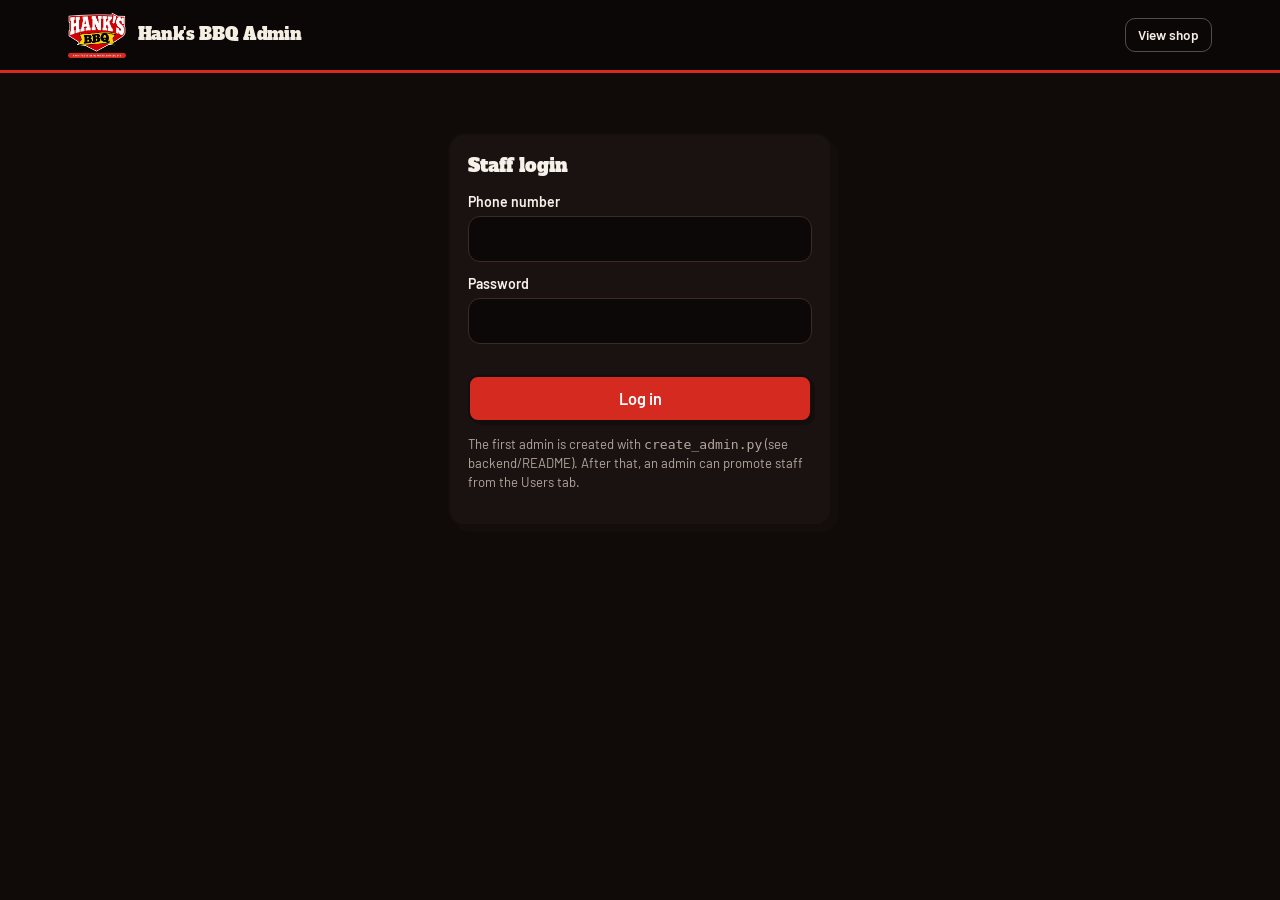
<file: admin.html>
<!doctype html>
<html lang="en">
<head>
  <meta charset="utf-8">
  <meta name="viewport" content="width=device-width, initial-scale=1">
  <title>Admin panel</title>
  <script>try{if(sessionStorage.getItem("wipe-arrive")){sessionStorage.removeItem("wipe-arrive");document.documentElement.classList.add("wipe-arrive")}}catch(e){}</script>
  <link rel="preconnect" href="https://fonts.googleapis.com">
  <link rel="preconnect" href="https://fonts.gstatic.com" crossorigin>
  <link href="https://fonts.googleapis.com/css2?family=Alfa+Slab+One&family=Barlow:wght@400;500;600;700&display=swap" rel="stylesheet">
  <link rel="icon" type="image/png" href="img/favicon.png">
  <link rel="stylesheet" href="css/styles.css">
  <link rel="stylesheet" href="css/transition.css">
</head>
<body>
  <div id="wipe" aria-hidden="true"><div class="w-dark"></div><canvas class="w-embers"></canvas><div class="w-center"><div class="w-brand"><img src="img/logo.png" alt=""><div class="w-bar"><i></i></div></div></div></div>
  <header class="topbar">
    <div class="container">
      <a class="brand" href="admin.html"><img src="img/logo.png" alt="Hank's BBQ"><span id="brand">Admin</span></a>
      <div class="actions" style="margin-left:auto">
        <a class="btn ghost sm" href="index.html" style="text-decoration:none" data-wipe>View shop</a>
        <button class="btn ghost sm hidden" id="logoutBtn">Log out</button>
      </div>
    </div>
  </header>

  <!-- login gate -->
  <main class="container" id="gate" style="max-width:420px;margin-top:60px">
    <div class="panel">
      <h2>Staff login</h2>
      <form id="loginForm">
        <label for="aUser">Phone number</label><input id="aUser" type="tel" autocomplete="tel" inputmode="tel" required>
        <label for="aPass">Password</label><input id="aPass" type="password" autocomplete="current-password" required>
        <div class="err" id="loginErr"></div>
        <button class="btn" style="width:100%;margin-top:6px">Log in</button>
      </form>
      <p class="hint">The first admin is created with <code>create_admin.py</code> (see backend/README). After that, an admin can promote staff from the Users tab.</p>
    </div>
  </main>

  <!-- dashboard -->
  <main class="container hidden" id="dash">
    <div class="admin-nav" id="nav">
      <button data-tab="orders" class="active">Orders <span id="newCount"></span></button>
      <button data-tab="menu">Menu items</button>
      <button data-tab="categories">Categories</button>
      <button data-tab="branches">Branches</button>
      <button data-tab="users">Users</button>
    </div>
    <section id="tab-orders"></section>
    <section id="tab-menu" class="hidden"></section>
    <section id="tab-categories" class="hidden"></section>
    <section id="tab-branches" class="hidden"></section>
    <section id="tab-users" class="hidden"></section>
  </main>

  <div class="overlay" id="overlay"></div>
  <!-- product editor -->
  <div class="modal" id="productModal" role="dialog" aria-modal="true">
    <header><h2 id="pmTitle">Menu item</h2><button class="x" data-close aria-label="Close">×</button></header>
    <div class="content">
      <form id="productForm">
        <div style="display:flex;gap:10px">
          <div style="flex:1"><label for="pNameEn">Name (English)</label><input id="pNameEn" type="text" maxlength="150"></div>
          <div style="flex:1"><label for="pNameAr">Name (Arabic)</label><input id="pNameAr" type="text" maxlength="150" dir="rtl"></div>
        </div>
        <label for="pCat">Category</label><select id="pCat" required></select>
        <label>Available at</label>
        <div class="branch-pick" id="pBranches" style="display:flex;flex-wrap:wrap;gap:8px 20px;margin:4px 0 10px"></div>
        <p class="hint" style="margin:0 0 6px">Tick the branches that carry this. Customers only see it after choosing one of them.</p>
        <div style="display:flex;gap:10px">
          <div style="flex:1"><label for="pDescEn">Description (English)</label><textarea id="pDescEn" maxlength="300"></textarea></div>
          <div style="flex:1"><label for="pDescAr">Description (Arabic)</label><textarea id="pDescAr" maxlength="300" dir="rtl"></textarea></div>
        </div>
        <div style="display:flex;gap:10px">
          <div style="flex:1"><label for="pPrice">Price (LL)</label><input id="pPrice" type="number" step="1" min="0" required></div>
          <div style="flex:1"><label for="pOld">Old price (offers, LL)</label><input id="pOld" type="number" step="1" min="0" placeholder="optional"></div>
        </div>
        <label for="pFile">Photo</label>
        <input id="pFile" type="file" accept="image/png,image/jpeg,image/webp,image/gif">
        <img id="pPreview" class="preview hidden" alt="">
        <button type="button" class="btn ghost sm hidden" id="pRemoveImg" style="margin-top:6px">Remove photo</button>
        <label class="switch" style="margin-top:14px"><input id="pAvail" type="checkbox" checked> Available to order</label>
        <div class="err" id="pErr"></div>
        <button class="btn" id="pSave" style="width:100%;margin-top:6px">Save</button>
      </form>
    </div>
  </div>
  <!-- category editor -->
  <div class="modal" id="categoryModal" role="dialog" aria-modal="true">
    <header><h2 id="cmTitle">Category</h2><button class="x" data-close aria-label="Close">×</button></header>
    <div class="content">
      <form id="categoryForm">
        <div style="display:flex;gap:10px">
          <div style="flex:1"><label for="cNameEn">Name (English)</label><input id="cNameEn" type="text" maxlength="120"></div>
          <div style="flex:1"><label for="cNameAr">Name (Arabic)</label><input id="cNameAr" type="text" maxlength="120" dir="rtl"></div>
        </div>
        <label for="cOrder">Position on the menu (0 is first)</label><input id="cOrder" type="number" value="0">
        <label for="cFile">Photo (shown on the shop's category tiles)</label>
        <input id="cFile" type="file" accept="image/png,image/jpeg,image/webp,image/gif">
        <img id="cPreview" class="preview hidden" alt="">
        <button type="button" class="btn ghost sm hidden" id="cRemoveImg" style="margin-top:6px">Remove photo</button>
        <label>Available at</label>
        <div class="branch-pick" id="cBranches" style="display:flex;flex-wrap:wrap;gap:8px 20px;margin:4px 0 10px"></div>
        <p class="hint" style="margin:0 0 6px">Tick the branches that carry this. Customers only see it after choosing one of them.</p>
        <div class="err" id="cErr"></div>
        <button class="btn" style="width:100%;margin-top:6px">Save</button>
      </form>
    </div>
  </div>

  <!-- branch editor -->
  <div class="modal" id="branchModal" role="dialog" aria-modal="true">
    <header><h2 id="bmTitle">Branch</h2><button class="x" data-close aria-label="Close">×</button></header>
    <div class="content">
      <form id="branchForm">
        <div style="display:flex;gap:10px">
          <div style="flex:1"><label for="bNameEn">Name (English)</label><input id="bNameEn" type="text" maxlength="120"></div>
          <div style="flex:1"><label for="bNameAr">Name (Arabic)</label><input id="bNameAr" type="text" maxlength="120" dir="rtl"></div>
        </div>
        <label for="bWa">WhatsApp number (country code + number, digits only)</label>
        <input id="bWa" type="tel" inputmode="tel" placeholder="96170123456">
        <div style="display:flex;gap:10px">
          <div style="flex:1"><label for="bAddrEn">Address (English)</label><input id="bAddrEn" type="text" maxlength="200"></div>
          <div style="flex:1"><label for="bAddrAr">Address (Arabic)</label><input id="bAddrAr" type="text" maxlength="200" dir="rtl"></div>
        </div>
        <label for="bOrder">Position (0 is first)</label><input id="bOrder" type="number" value="0">
        <label class="switch" style="margin-top:14px"><input id="bActive" type="checkbox" checked> Shown to customers</label>
        <div class="err" id="bErr"></div>
        <button class="btn" style="width:100%;margin-top:6px">Save</button>
      </form>
    </div>
  </div>

  <script src="js/api.js"></script>
  <script src="js/admin.js"></script>
  <script src="js/transition.js"></script>
</body>
</html>
</file>
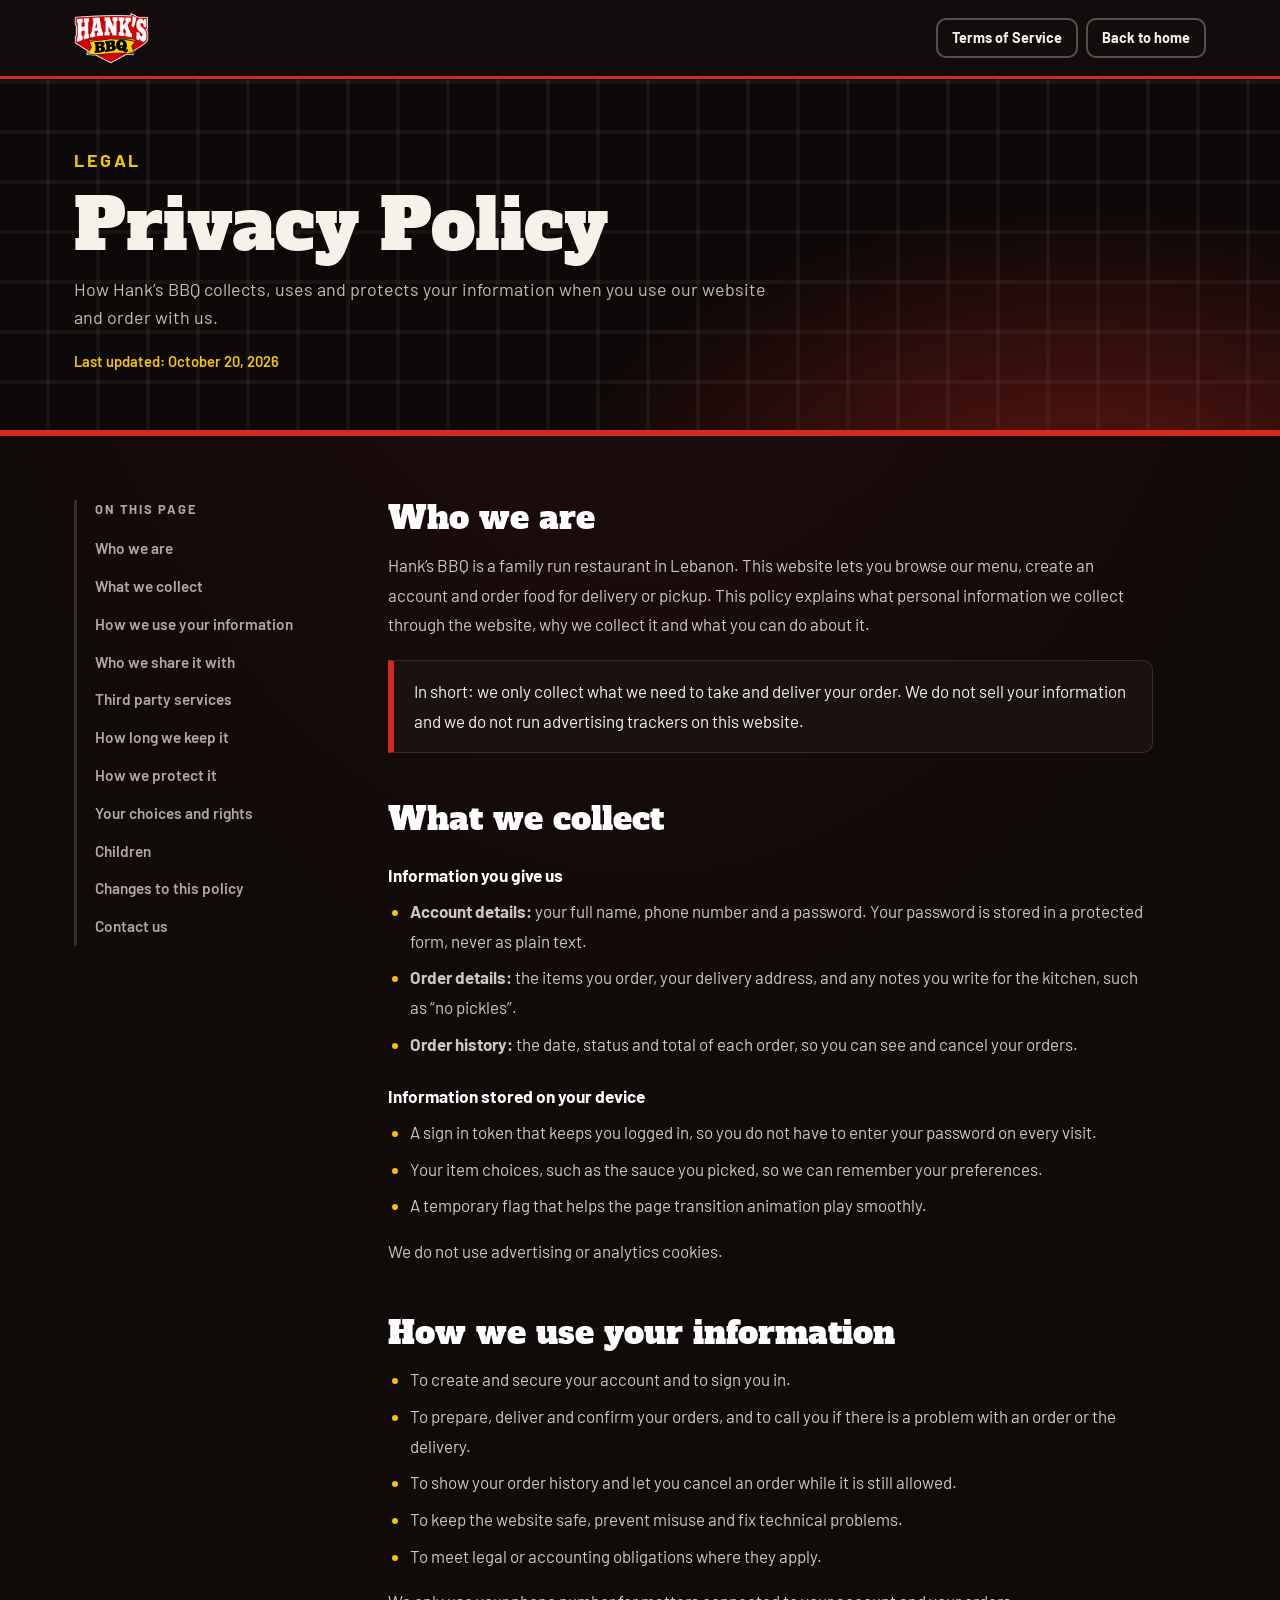
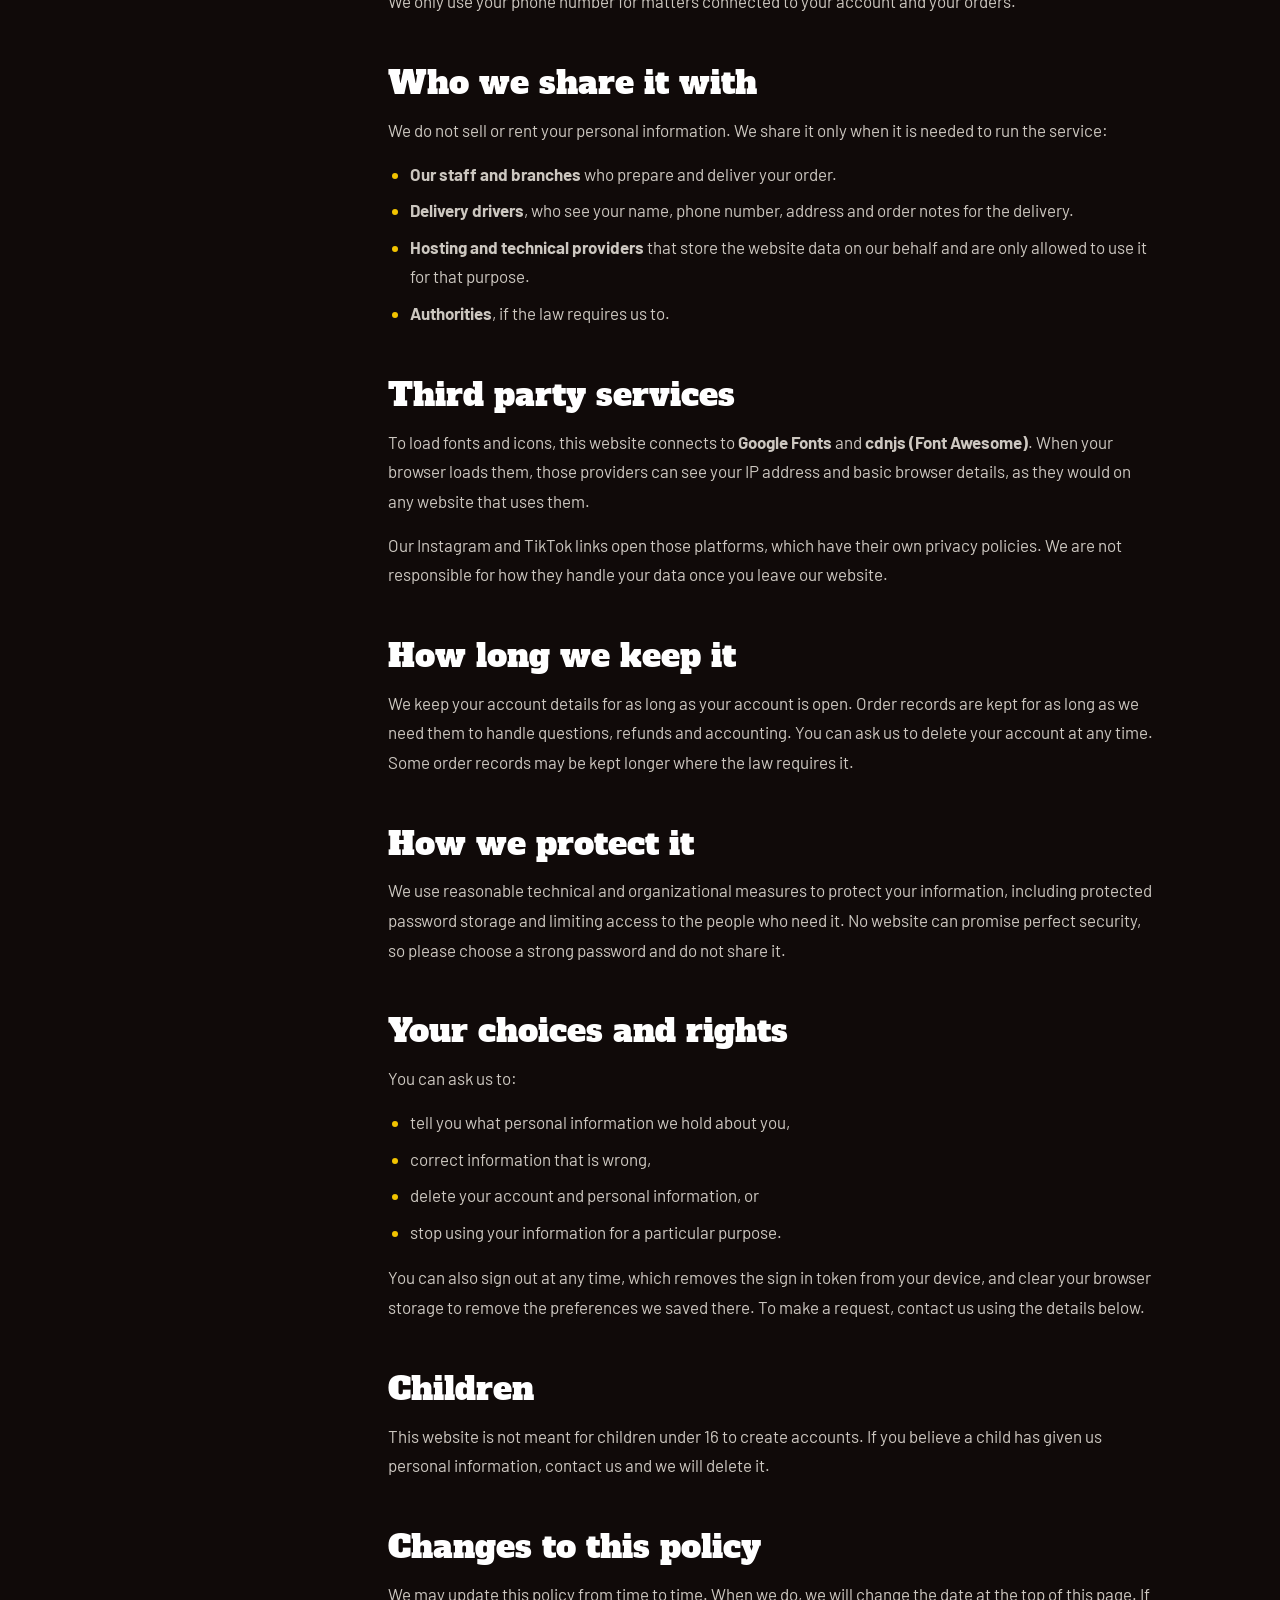
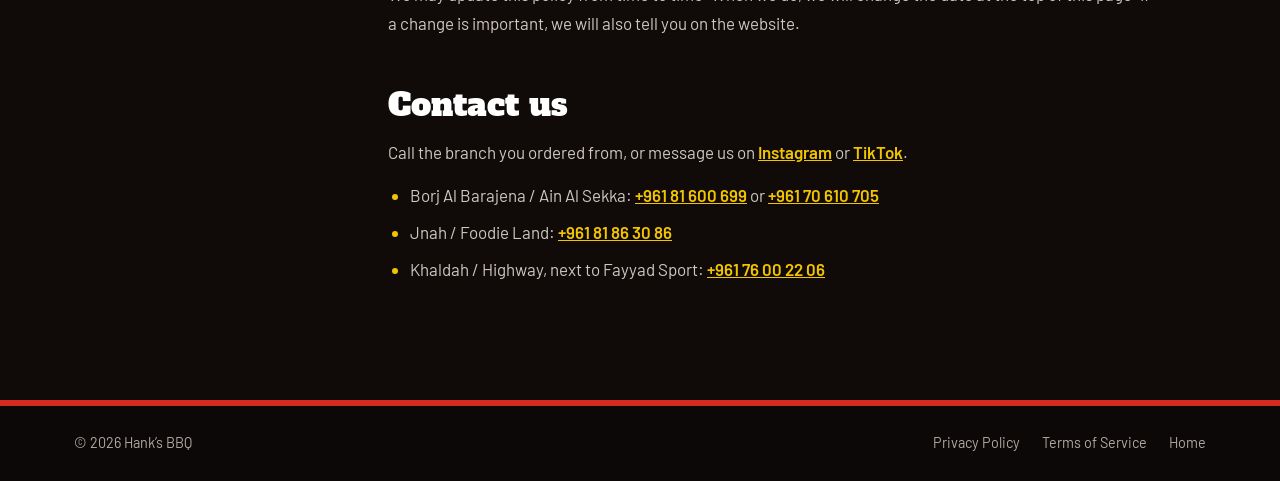
<file: privacy.html>
<!doctype html>
<html lang="en">
<head>
  <meta charset="utf-8">
  <meta name="viewport" content="width=device-width, initial-scale=1">
  <meta name="theme-color" content="#130e0d">
  <meta name="description" content="How Hank’s BBQ collects, uses and protects your personal information.">
  <link rel="icon" type="image/png" href="img/favicon.png">
  <title>Privacy Policy | Hank's BBQ</title>
  <link rel="preconnect" href="https://fonts.googleapis.com">
  <link rel="preconnect" href="https://fonts.gstatic.com" crossorigin>
  <link href="https://fonts.googleapis.com/css2?family=Alfa+Slab+One&family=Barlow:wght@400;500;600;700&family=Cairo:wght@800&display=swap" rel="stylesheet">
  <link rel="stylesheet" href="css/shop.css">
</head>
<body class="shop legal-page">
  <header class="topbar legal-top">
    <div class="container">
      <a class="brand" href="index.html" aria-label="Hank's BBQ home"><img src="img/logo-icon.png" alt="Hank's BBQ"></a>
      <div class="actions" style="margin-left:auto">
        <a class="btn ghost sm" href="terms.html">Terms of Service</a>
        <a class="btn ghost sm" href="index.html">Back to home</a>
      </div>
    </div>
  </header>

  <section class="legal-hero">
    <div class="container">
      <p class="eyebrow">Legal</p>
      <h1>Privacy Policy</h1>
      <p>How Hank’s BBQ collects, uses and protects your information when you use our website and order with us.</p>
      <p class="meta">Last updated: October 20, 2026</p>
    </div>
  </section>

  <div class="container legal-wrap">
    <nav class="toc" aria-label="On this page"><b>On this page</b>
      <a href="#who">Who we are</a>
      <a href="#collect">What we collect</a>
      <a href="#use">How we use your information</a>
      <a href="#share">Who we share it with</a>
      <a href="#third">Third party services</a>
      <a href="#keep">How long we keep it</a>
      <a href="#secure">How we protect it</a>
      <a href="#rights">Your choices and rights</a>
      <a href="#children">Children</a>
      <a href="#changes">Changes to this policy</a>
      <a href="#contact">Contact us</a>
    </nav>
    <article class="legal-doc">
      <h2 id="who">Who we are</h2>
      <p>Hank’s BBQ is a family run restaurant in Lebanon. This website lets you browse our menu, create an account and order food for delivery or pickup. This policy explains what personal information we collect through the website, why we collect it and what you can do about it.</p>
<div class="note"><p>In short: we only collect what we need to take and deliver your order. We do not sell your information and we do not run advertising trackers on this website.</p></div>
      <h2 id="collect">What we collect</h2>
      <h3>Information you give us</h3>
<ul>
<li><b>Account details:</b> your full name, phone number and a password. Your password is stored in a protected form, never as plain text.</li>
<li><b>Order details:</b> the items you order, your delivery address, and any notes you write for the kitchen, such as “no pickles”.</li>
<li><b>Order history:</b> the date, status and total of each order, so you can see and cancel your orders.</li>
</ul>
<h3>Information stored on your device</h3>
<ul>
<li>A sign in token that keeps you logged in, so you do not have to enter your password on every visit.</li>
<li>Your item choices, such as the sauce you picked, so we can remember your preferences.</li>
<li>A temporary flag that helps the page transition animation play smoothly.</li>
</ul>
<p>We do not use advertising or analytics cookies.</p>
      <h2 id="use">How we use your information</h2>
      <ul>
<li>To create and secure your account and to sign you in.</li>
<li>To prepare, deliver and confirm your orders, and to call you if there is a problem with an order or the delivery.</li>
<li>To show your order history and let you cancel an order while it is still allowed.</li>
<li>To keep the website safe, prevent misuse and fix technical problems.</li>
<li>To meet legal or accounting obligations where they apply.</li>
</ul>
<p>We only use your phone number for matters connected to your account and your orders.</p>
      <h2 id="share">Who we share it with</h2>
      <p>We do not sell or rent your personal information. We share it only when it is needed to run the service:</p>
<ul>
<li><b>Our staff and branches</b> who prepare and deliver your order.</li>
<li><b>Delivery drivers</b>, who see your name, phone number, address and order notes for the delivery.</li>
<li><b>Hosting and technical providers</b> that store the website data on our behalf and are only allowed to use it for that purpose.</li>
<li><b>Authorities</b>, if the law requires us to.</li>
</ul>
      <h2 id="third">Third party services</h2>
      <p>To load fonts and icons, this website connects to <b>Google Fonts</b> and <b>cdnjs (Font Awesome)</b>. When your browser loads them, those providers can see your IP address and basic browser details, as they would on any website that uses them.</p>
<p>Our Instagram and TikTok links open those platforms, which have their own privacy policies. We are not responsible for how they handle your data once you leave our website.</p>
      <h2 id="keep">How long we keep it</h2>
      <p>We keep your account details for as long as your account is open. Order records are kept for as long as we need them to handle questions, refunds and accounting. You can ask us to delete your account at any time. Some order records may be kept longer where the law requires it.</p>
      <h2 id="secure">How we protect it</h2>
      <p>We use reasonable technical and organizational measures to protect your information, including protected password storage and limiting access to the people who need it. No website can promise perfect security, so please choose a strong password and do not share it.</p>
      <h2 id="rights">Your choices and rights</h2>
      <p>You can ask us to:</p>
<ul>
<li>tell you what personal information we hold about you,</li>
<li>correct information that is wrong,</li>
<li>delete your account and personal information, or</li>
<li>stop using your information for a particular purpose.</li>
</ul>
<p>You can also sign out at any time, which removes the sign in token from your device, and clear your browser storage to remove the preferences we saved there. To make a request, contact us using the details below.</p>
      <h2 id="children">Children</h2>
      <p>This website is not meant for children under 16 to create accounts. If you believe a child has given us personal information, contact us and we will delete it.</p>
      <h2 id="changes">Changes to this policy</h2>
      <p>We may update this policy from time to time. When we do, we will change the date at the top of this page. If a change is important, we will also tell you on the website.</p>
      <h2 id="contact">Contact us</h2>
      <p>Call the branch you ordered from, or message us on <a href="https://www.instagram.com/hanks.bbq/?hl=en" target="_blank" rel="noopener noreferrer">Instagram</a> or <a href="https://www.tiktok.com/@hanks_bbq_delbani" target="_blank" rel="noopener noreferrer">TikTok</a>.</p>
<ul>
<li>Borj Al Barajena / Ain Al Sekka: <a href="tel:+96181600699">+961 81 600 699</a> or <a href="tel:+96170610705">+961 70 610 705</a></li>
<li>Jnah / Foodie Land: <a href="tel:+96181863086">+961 81 86 30 86</a></li>
<li>Khaldah / Highway, next to Fayyad Sport: <a href="tel:+96176002206">+961 76 00 22 06</a></li>
</ul>
    </article>
  </div>

  <footer class="legal-foot">
    <div class="container">
      <span>&copy; <span id="yr">2026</span> Hank’s BBQ</span>
      <nav class="legal-links" aria-label="Legal"><a href="privacy.html">Privacy Policy</a><a href="terms.html">Terms of Service</a><a href="index.html">Home</a></nav>
    </div>
  </footer>
  <script>document.getElementById("yr").textContent=new Date().getFullYear()</script>
</body>
</html>
</file>
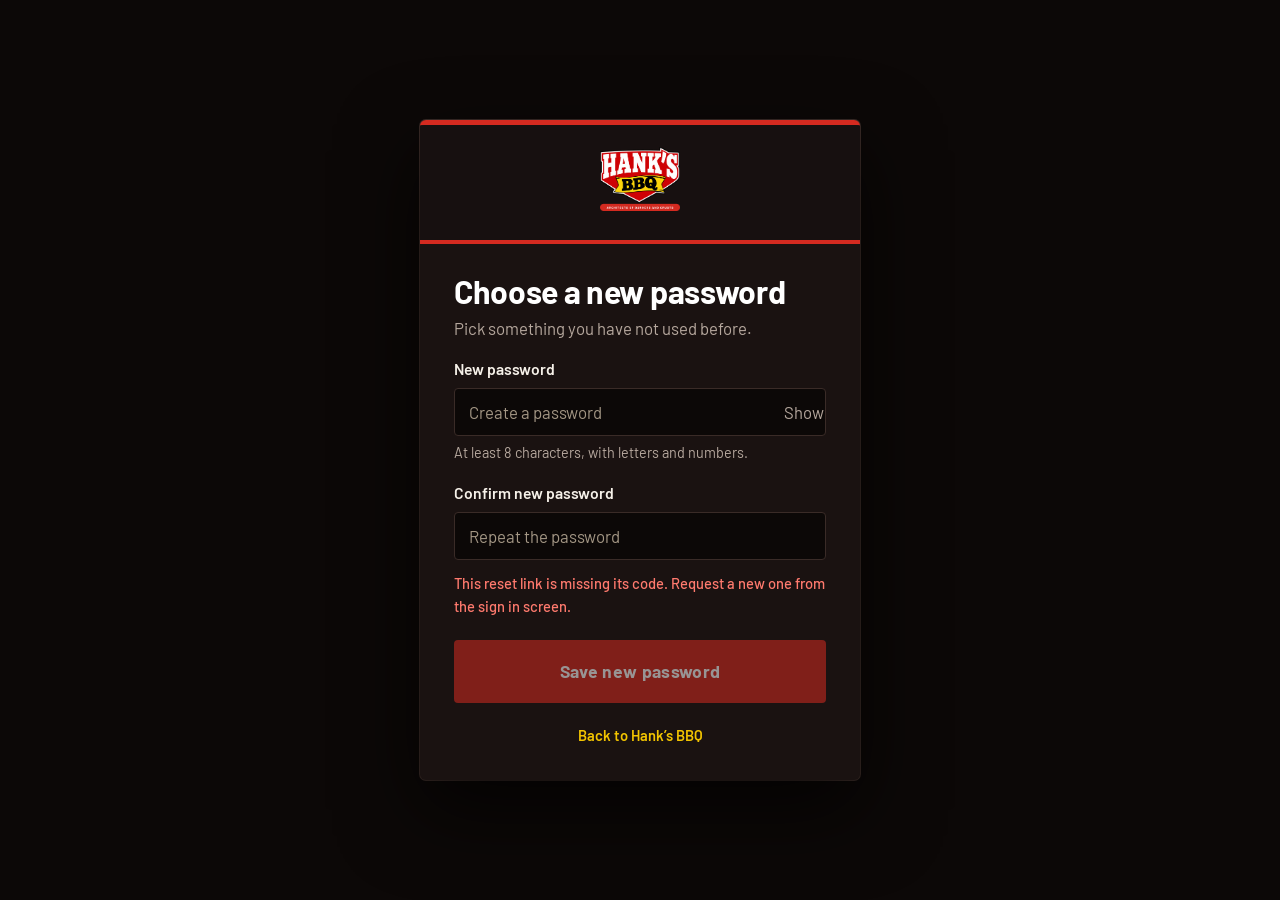
<file: reset.html>
<!doctype html>
<html lang="en">
<head>
  <meta charset="utf-8">
  <meta name="viewport" content="width=device-width, initial-scale=1">
  <title>Reset password | Hank’s BBQ</title>
  <link rel="icon" type="image/png" href="img/favicon.png">
  <link rel="preconnect" href="https://fonts.googleapis.com">
  <link rel="preconnect" href="https://fonts.gstatic.com" crossorigin>
  <link href="https://fonts.googleapis.com/css2?family=Alfa+Slab+One&family=Barlow:wght@400;500;600;700&display=swap" rel="stylesheet">
  <link rel="stylesheet" href="css/shop.css">
  <style>
    body.shop{min-height:100vh;display:grid;place-items:center;background:var(--coal);padding:24px}
    .reset-card{position:static;opacity:1;pointer-events:auto;transform:none;display:block;width:min(440px,100%);padding:0;border:0;border-radius:14px;background:#fff;overflow:hidden}
    .reset-top{background:var(--coal-2);padding:22px;text-align:center;border-bottom:4px solid var(--flame)}
    .reset-top img{height:64px}
    .reset-body{padding:30px 34px 32px}
  </style>
</head>
<body class="shop">
  <div class="modal auth reset-card">
    <div class="reset-top"><a href="index.html"><img src="img/logo.png" alt="Hank’s BBQ"></a></div>
    <div class="auth-main reset-body">
      <h2>Choose a new password</h2>
      <p class="auth-sub" id="sub">Pick something you have not used before.</p>
      <form id="form" novalidate>
        <div class="fld"><label for="p1">New password</label><div class="pw"><input id="p1" type="password" autocomplete="new-password" placeholder="Create a password"><button type="button" data-eye>Show</button></div><div class="auth-help">At least 8 characters, with letters and numbers.</div></div>
        <div class="fld"><label for="p2">Confirm new password</label><input id="p2" type="password" autocomplete="new-password" placeholder="Repeat the password"></div>
        <div class="auth-msg err" id="err" role="alert"></div>
        <div class="auth-msg ok hidden" id="ok" role="status"></div>
        <button class="auth-submit" id="go" type="submit">Save new password</button>
      </form>
      <p class="auth-switch"><a class="auth-link" href="index.html">Back to Hank’s BBQ</a></p>
    </div>
  </div>
  <script src="js/api.js"></script>
  <script>
    const token = new URLSearchParams(location.search).get("token") || "";
    const err = $("#err");
    if (!token) { err.textContent = "This reset link is missing its code. Request a new one from the sign in screen."; $("#go").disabled = true; }
    $("[data-eye]").onclick = (e) => { const f = $("#p1"), show = f.type === "password"; f.type = show ? "text" : "password"; e.target.textContent = show ? "Hide" : "Show"; };
    $("#form").addEventListener("submit", async (ev) => {
      ev.preventDefault(); err.textContent = "";
      const p1 = $("#p1").value, p2 = $("#p2").value;
      if (!(p1.length >= 8 && /[A-Za-z]/.test(p1) && /\d/.test(p1))) { err.textContent = "Use at least 8 characters, with letters and numbers."; return; }
      if (p1 !== p2) { err.textContent = "The two passwords do not match."; return; }
      $("#go").disabled = true;
      try {
        await api("/reset-password", { method: "POST", auth: false, body: { token, password: p1 } });
        $("#form").querySelectorAll(".fld").forEach((f) => f.classList.add("hidden"));
        $("#go").classList.add("hidden");
        const ok = $("#ok"); ok.textContent = "Your password has been changed. You can sign in now."; ok.classList.remove("hidden");
      } catch (e) { err.textContent = e.message; $("#go").disabled = false; }
    });
  </script>
</body>
</html>
</file>
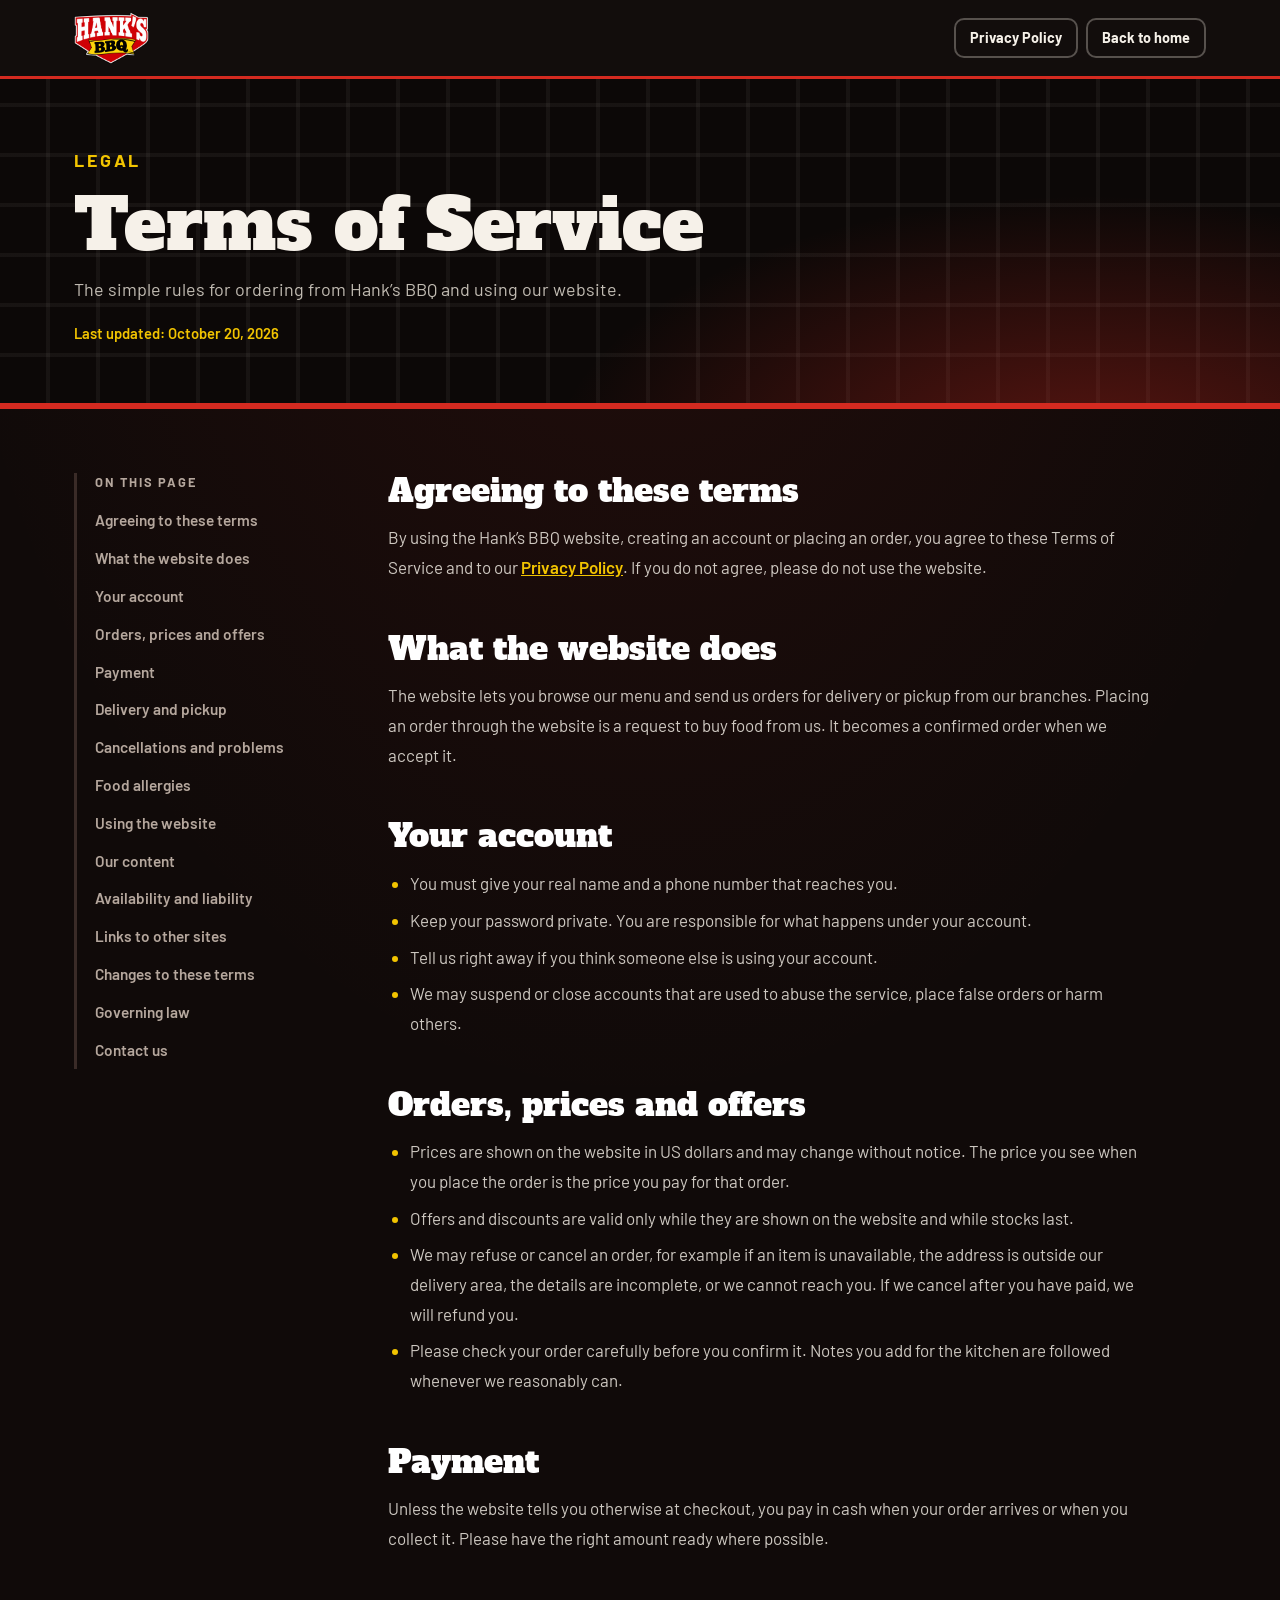
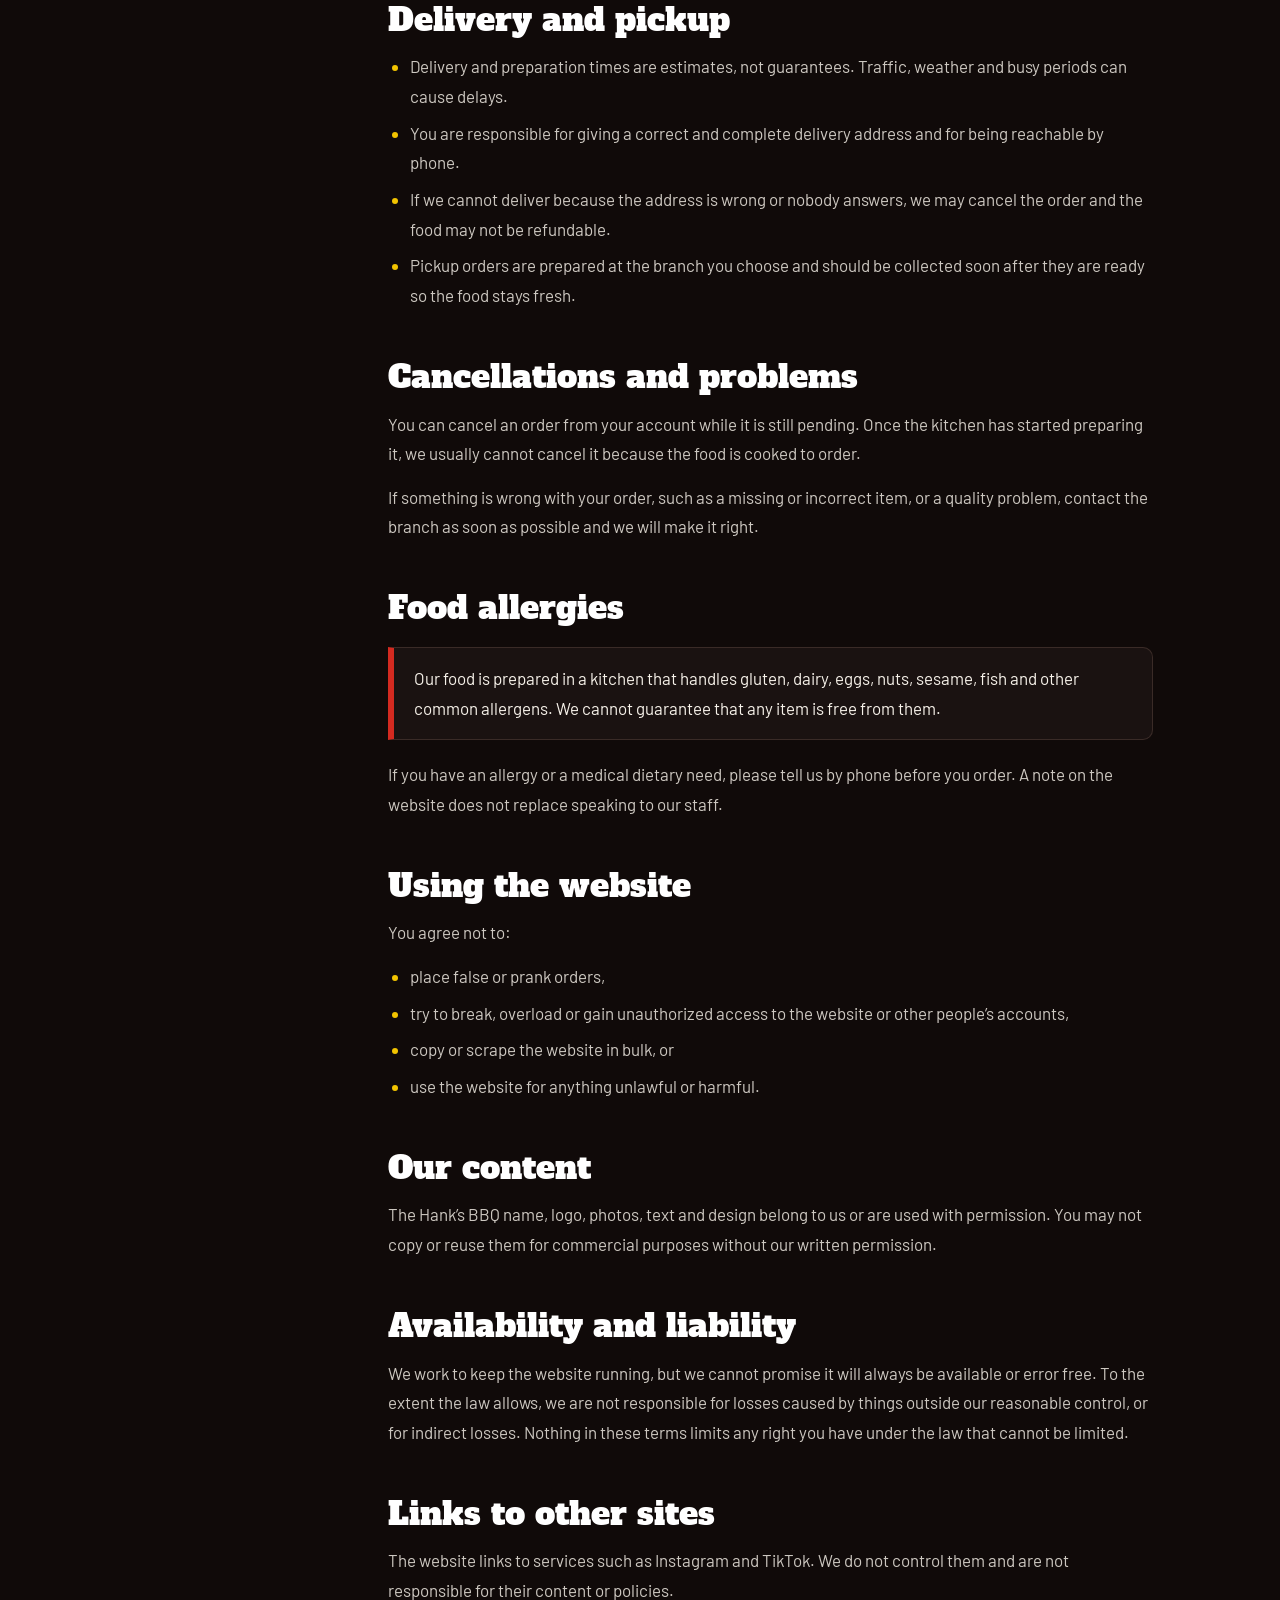
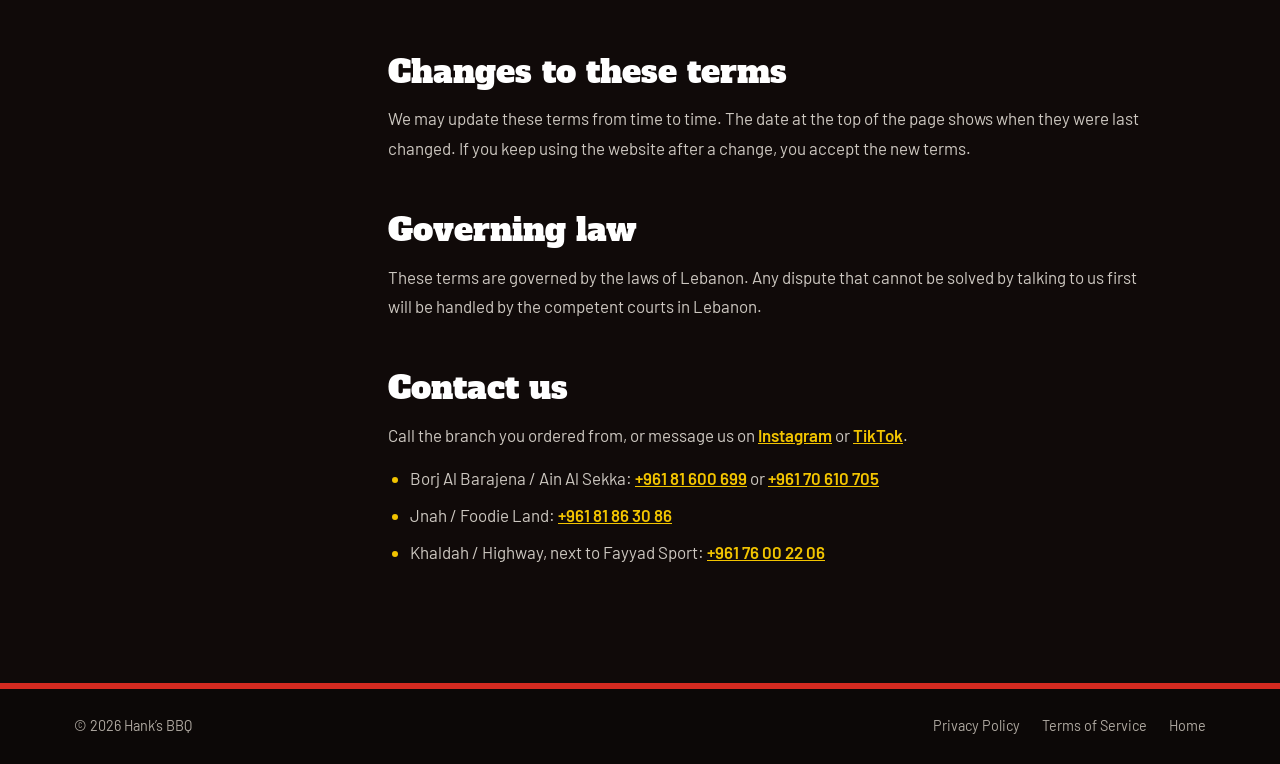
<file: terms.html>
<!doctype html>
<html lang="en">
<head>
  <meta charset="utf-8">
  <meta name="viewport" content="width=device-width, initial-scale=1">
  <meta name="theme-color" content="#130e0d">
  <meta name="description" content="The terms for ordering from Hank’s BBQ and using our website.">
  <link rel="icon" type="image/png" href="img/favicon.png">
  <title>Terms of Service | Hank's BBQ</title>
  <link rel="preconnect" href="https://fonts.googleapis.com">
  <link rel="preconnect" href="https://fonts.gstatic.com" crossorigin>
  <link href="https://fonts.googleapis.com/css2?family=Alfa+Slab+One&family=Barlow:wght@400;500;600;700&family=Cairo:wght@800&display=swap" rel="stylesheet">
  <link rel="stylesheet" href="css/shop.css">
</head>
<body class="shop legal-page">
  <header class="topbar legal-top">
    <div class="container">
      <a class="brand" href="index.html" aria-label="Hank's BBQ home"><img src="img/logo-icon.png" alt="Hank's BBQ"></a>
      <div class="actions" style="margin-left:auto">
        <a class="btn ghost sm" href="privacy.html">Privacy Policy</a>
        <a class="btn ghost sm" href="index.html">Back to home</a>
      </div>
    </div>
  </header>

  <section class="legal-hero">
    <div class="container">
      <p class="eyebrow">Legal</p>
      <h1>Terms of Service</h1>
      <p>The simple rules for ordering from Hank’s BBQ and using our website.</p>
      <p class="meta">Last updated: October 20, 2026</p>
    </div>
  </section>

  <div class="container legal-wrap">
    <nav class="toc" aria-label="On this page"><b>On this page</b>
      <a href="#accept">Agreeing to these terms</a>
      <a href="#service">What the website does</a>
      <a href="#account">Your account</a>
      <a href="#orders">Orders, prices and offers</a>
      <a href="#payment">Payment</a>
      <a href="#delivery">Delivery and pickup</a>
      <a href="#cancel">Cancellations and problems</a>
      <a href="#allergies">Food allergies</a>
      <a href="#use">Using the website</a>
      <a href="#ip">Our content</a>
      <a href="#liability">Availability and liability</a>
      <a href="#links">Links to other sites</a>
      <a href="#changes">Changes to these terms</a>
      <a href="#law">Governing law</a>
      <a href="#contact">Contact us</a>
    </nav>
    <article class="legal-doc">
      <h2 id="accept">Agreeing to these terms</h2>
      <p>By using the Hank’s BBQ website, creating an account or placing an order, you agree to these Terms of Service and to our <a href="privacy.html">Privacy Policy</a>. If you do not agree, please do not use the website.</p>
      <h2 id="service">What the website does</h2>
      <p>The website lets you browse our menu and send us orders for delivery or pickup from our branches. Placing an order through the website is a request to buy food from us. It becomes a confirmed order when we accept it.</p>
      <h2 id="account">Your account</h2>
      <ul>
<li>You must give your real name and a phone number that reaches you.</li>
<li>Keep your password private. You are responsible for what happens under your account.</li>
<li>Tell us right away if you think someone else is using your account.</li>
<li>We may suspend or close accounts that are used to abuse the service, place false orders or harm others.</li>
</ul>
      <h2 id="orders">Orders, prices and offers</h2>
      <ul>
<li>Prices are shown on the website in US dollars and may change without notice. The price you see when you place the order is the price you pay for that order.</li>
<li>Offers and discounts are valid only while they are shown on the website and while stocks last.</li>
<li>We may refuse or cancel an order, for example if an item is unavailable, the address is outside our delivery area, the details are incomplete, or we cannot reach you. If we cancel after you have paid, we will refund you.</li>
<li>Please check your order carefully before you confirm it. Notes you add for the kitchen are followed whenever we reasonably can.</li>
</ul>
      <h2 id="payment">Payment</h2>
      <p>Unless the website tells you otherwise at checkout, you pay in cash when your order arrives or when you collect it. Please have the right amount ready where possible.</p>
      <h2 id="delivery">Delivery and pickup</h2>
      <ul>
<li>Delivery and preparation times are estimates, not guarantees. Traffic, weather and busy periods can cause delays.</li>
<li>You are responsible for giving a correct and complete delivery address and for being reachable by phone.</li>
<li>If we cannot deliver because the address is wrong or nobody answers, we may cancel the order and the food may not be refundable.</li>
<li>Pickup orders are prepared at the branch you choose and should be collected soon after they are ready so the food stays fresh.</li>
</ul>
      <h2 id="cancel">Cancellations and problems</h2>
      <p>You can cancel an order from your account while it is still pending. Once the kitchen has started preparing it, we usually cannot cancel it because the food is cooked to order.</p>
<p>If something is wrong with your order, such as a missing or incorrect item, or a quality problem, contact the branch as soon as possible and we will make it right.</p>
      <h2 id="allergies">Food allergies</h2>
      <div class="note"><p>Our food is prepared in a kitchen that handles gluten, dairy, eggs, nuts, sesame, fish and other common allergens. We cannot guarantee that any item is free from them.</p></div>
<p>If you have an allergy or a medical dietary need, please tell us by phone before you order. A note on the website does not replace speaking to our staff.</p>
      <h2 id="use">Using the website</h2>
      <p>You agree not to:</p>
<ul>
<li>place false or prank orders,</li>
<li>try to break, overload or gain unauthorized access to the website or other people’s accounts,</li>
<li>copy or scrape the website in bulk, or</li>
<li>use the website for anything unlawful or harmful.</li>
</ul>
      <h2 id="ip">Our content</h2>
      <p>The Hank’s BBQ name, logo, photos, text and design belong to us or are used with permission. You may not copy or reuse them for commercial purposes without our written permission.</p>
      <h2 id="liability">Availability and liability</h2>
      <p>We work to keep the website running, but we cannot promise it will always be available or error free. To the extent the law allows, we are not responsible for losses caused by things outside our reasonable control, or for indirect losses. Nothing in these terms limits any right you have under the law that cannot be limited.</p>
      <h2 id="links">Links to other sites</h2>
      <p>The website links to services such as Instagram and TikTok. We do not control them and are not responsible for their content or policies.</p>
      <h2 id="changes">Changes to these terms</h2>
      <p>We may update these terms from time to time. The date at the top of the page shows when they were last changed. If you keep using the website after a change, you accept the new terms.</p>
      <h2 id="law">Governing law</h2>
      <p>These terms are governed by the laws of Lebanon. Any dispute that cannot be solved by talking to us first will be handled by the competent courts in Lebanon.</p>
      <h2 id="contact">Contact us</h2>
      <p>Call the branch you ordered from, or message us on <a href="https://www.instagram.com/hanks.bbq/?hl=en" target="_blank" rel="noopener noreferrer">Instagram</a> or <a href="https://www.tiktok.com/@hanks_bbq_delbani" target="_blank" rel="noopener noreferrer">TikTok</a>.</p>
<ul>
<li>Borj Al Barajena / Ain Al Sekka: <a href="tel:+96181600699">+961 81 600 699</a> or <a href="tel:+96170610705">+961 70 610 705</a></li>
<li>Jnah / Foodie Land: <a href="tel:+96181863086">+961 81 86 30 86</a></li>
<li>Khaldah / Highway, next to Fayyad Sport: <a href="tel:+96176002206">+961 76 00 22 06</a></li>
</ul>
    </article>
  </div>

  <footer class="legal-foot">
    <div class="container">
      <span>&copy; <span id="yr">2026</span> Hank’s BBQ</span>
      <nav class="legal-links" aria-label="Legal"><a href="privacy.html">Privacy Policy</a><a href="terms.html">Terms of Service</a><a href="index.html">Home</a></nav>
    </div>
  </footer>
  <script>document.getElementById("yr").textContent=new Date().getFullYear()</script>
</body>
</html>
</file>
<file: css/styles.css>
:root{
  --bg:#efe5d4; --card:#fff; --ink:#2a1d18; --muted:#7d6b63; --line:#e2d7c6;
  --brand:#d42a20; --brand-dark:#a81d15; --accent:#130e0d; --ok:#2e8b57; --warn:#e08a00; --bad:#c0392b;
  --radius:16px; --shadow:0 6px 24px rgba(60,30,10,.08);
}
*{box-sizing:border-box}
html{scroll-behavior:smooth}
body{margin:0;background:var(--bg);color:var(--ink);font-family:system-ui,-apple-system,"Segoe UI",Roboto,Helvetica,Arial,sans-serif;line-height:1.45}
button,input,select,textarea{font:inherit;color:inherit}
button{cursor:pointer}
img{max-width:100%}
.hidden{display:none!important}
.container{max-width:1180px;margin:0 auto;padding:0 18px}

/* header */
.topbar{position:sticky;top:0;z-index:30;background:rgba(255,248,240,.92);backdrop-filter:blur(8px);border-bottom:1px solid var(--line)}
.topbar .container{display:flex;align-items:center;gap:14px;height:64px}
.brand{font-weight:800;font-size:1.25rem;letter-spacing:-.02em;color:var(--brand);text-decoration:none;white-space:nowrap}
.search{flex:1;max-width:420px;margin-left:auto}
.search input{width:100%;padding:10px 16px;border:1px solid var(--line);border-radius:999px;background:#fff;outline:none}
.search input:focus{border-color:var(--brand)}
.actions{display:flex;gap:8px;align-items:center}
.btn{border:0;border-radius:10px;padding:10px 18px;font-weight:600;background:var(--brand);color:#fff;transition:.15s}
.btn:hover{background:var(--brand-dark)}
.btn:disabled{opacity:.5;cursor:not-allowed}
.btn.ghost{background:transparent;color:var(--ink);border:1px solid var(--line)}
.btn.ghost:hover{background:#fff}
.btn.sm{padding:6px 12px;font-size:.85rem}
.btn.danger{background:var(--bad)}
.btn.ok{background:var(--ok)}
.cart-btn{position:relative}
.badge{position:absolute;top:-6px;right:-6px;min-width:20px;height:20px;border-radius:10px;background:var(--accent);color:#fff;font-size:.75rem;font-weight:800;display:grid;place-items:center;padding:0 5px}
/* hero */
.hero h1{margin:0 0 6px;font-size:clamp(1.5rem,4vw,2.3rem);letter-spacing:-.02em}
.hero p{margin:0;opacity:.95}
/* category chips */
.cats{position:sticky;top:64px;z-index:20;background:var(--bg);padding:12px 0;border-bottom:1px solid var(--line)}
.cats .row{display:flex;gap:8px;overflow-x:auto;scrollbar-width:none}
.cats .row::-webkit-scrollbar{display:none}
.chip{flex:none;border:1px solid var(--line);background:#fff;border-radius:999px;padding:8px 16px;font-weight:600;color:var(--ink)}
.chip.active{background:var(--ink);color:#fff;border-color:var(--ink)}
/* products */
.section-title{margin:28px 0 12px;font-size:1.35rem;letter-spacing:-.01em}
.grid{display:grid;grid-template-columns:repeat(auto-fill,minmax(250px,1fr));gap:18px}
.card{background:var(--card);border-radius:var(--radius);box-shadow:var(--shadow);overflow:hidden;display:flex;flex-direction:column}
.card .pic{position:relative;aspect-ratio:4/3;background:linear-gradient(135deg,#ffe9d6,#ffd2b0);display:grid;place-items:center;font-size:3.2rem}
.card .pic img{width:100%;height:100%;object-fit:cover;display:block}
.tag{position:absolute;top:10px;left:10px;background:var(--brand);color:#fff;font-size:.72rem;font-weight:800;padding:4px 10px;border-radius:999px;text-transform:uppercase;letter-spacing:.04em}
.card .body{padding:14px 16px 16px;display:flex;flex-direction:column;gap:6px;flex:1}
.card h3{margin:0;font-size:1.05rem}
.card p{margin:0;color:var(--muted);font-size:.9rem;flex:1}
.card .foot{display:flex;align-items:center;justify-content:space-between;margin-top:8px;gap:8px}
.price{font-weight:800;font-size:1.1rem}
.price s{color:var(--muted);font-weight:500;font-size:.85rem;margin-left:6px}
.stepper{display:inline-flex;align-items:center;gap:6px;background:var(--bg);border-radius:999px;padding:3px}
.stepper button{width:30px;height:30px;border-radius:50%;border:0;background:#fff;font-weight:800;box-shadow:0 1px 3px rgba(0,0,0,.12)}
.stepper span{min-width:22px;text-align:center;font-weight:700}
.empty{padding:50px 10px;text-align:center;color:var(--muted)}
/* drawer + modal */
.overlay{position:fixed;inset:0;background:rgba(30,15,5,.45);z-index:50;display:none}
.overlay.open{display:block}
.drawer{position:fixed;top:0;right:0;bottom:0;width:min(420px,100%);background:#fff;z-index:60;transform:translateX(100%);transition:.25s;display:flex;flex-direction:column;box-shadow:-10px 0 40px rgba(0,0,0,.15)}
.drawer.open{transform:none}
.drawer header,.modal header{display:flex;align-items:center;justify-content:space-between;padding:16px 20px;border-bottom:1px solid var(--line)}
.drawer header h2,.modal header h2{margin:0;font-size:1.2rem}
.x{border:0;background:transparent;font-size:1.6rem;line-height:1;color:var(--muted)}
.drawer .list{flex:1;overflow:auto;padding:8px 20px}
.drawer footer{padding:16px 20px;border-top:1px solid var(--line)}
.line{display:flex;gap:12px;align-items:center;padding:12px 0;border-bottom:1px solid var(--line)}
.line .thumb{width:54px;height:54px;border-radius:12px;background:#ffe9d6;overflow:hidden;display:grid;place-items:center;flex:none}
.line .thumb img{width:100%;height:100%;object-fit:cover}
.line .info{flex:1;min-width:0}
.line .info b{display:block;white-space:nowrap;overflow:hidden;text-overflow:ellipsis}
.line .info small{color:var(--muted)}
.total-row{display:flex;justify-content:space-between;font-weight:800;font-size:1.15rem;margin-bottom:12px}
.modal{position:fixed;left:50%;top:50%;transform:translate(-50%,-48%);width:min(520px,94vw);max-height:90vh;overflow:auto;background:#fff;border-radius:20px;z-index:60;display:none;box-shadow:0 20px 60px rgba(0,0,0,.25)}
.modal.open{display:block}
.modal.wide{width:min(720px,94vw)}
.modal .content{padding:20px}
/* forms */
label{display:block;font-weight:600;font-size:.88rem;margin:12px 0 4px}
input[type=text],input[type=password],input[type=number],input[type=tel],input[type=search],select,textarea{width:100%;padding:10px 12px;border:1px solid var(--line);border-radius:12px;background:#fff;outline:none}
input:focus,select:focus,textarea:focus{border-color:var(--brand)}
textarea{min-height:80px;resize:vertical}
.tabs{display:flex;gap:6px;margin-bottom:6px}
.tabs button{flex:1;border:0;background:var(--bg);padding:10px;border-radius:12px;font-weight:700}
.tabs button.active{background:var(--ink);color:#fff}
.err{color:var(--bad);font-size:.88rem;min-height:1.2em;margin-top:8px}
.hint{color:var(--muted);font-size:.82rem}
/* orders */
.order{border:1px solid var(--line);border-radius:14px;padding:14px;margin-bottom:12px}
.order .top{display:flex;justify-content:space-between;align-items:center;gap:8px;flex-wrap:wrap}
.pill{display:inline-block;padding:3px 10px;border-radius:999px;font-size:.75rem;font-weight:800;text-transform:uppercase;letter-spacing:.03em;background:#eee;color:#555}
.pill.pending{background:#fff1cf;color:#8a5a00}
.pill.preparing{background:#ffe0d2;color:#a2381c}
.pill.ready{background:#dff3e6;color:#1f6b41}
.pill.out_for_delivery{background:#e4d5c5;color:#4a2f1d}
.pill.delivered{background:#e3e3e3;color:#444}
.pill.cancelled{background:#f8d9d5;color:#a1291b}
.order ul{margin:8px 0;padding-left:18px;color:var(--muted);font-size:.92rem}
/* toast */
#toasts{position:fixed;left:50%;bottom:20px;transform:translateX(-50%);z-index:100;display:flex;flex-direction:column;gap:8px;align-items:center}
.toast{background:var(--ink);color:#fff;padding:10px 18px;border-radius:12px;box-shadow:var(--shadow);animation:pop .2s}
.toast.error{background:var(--bad)}
@keyframes pop{from{opacity:0;transform:translateY(8px)}}
footer.site{margin:50px 0 30px;text-align:center;color:var(--muted);font-size:.85rem}
/* ---------- admin ---------- */
.admin-nav{display:flex;gap:6px;margin:18px 0;flex-wrap:wrap}
.admin-nav button{border:1px solid var(--line);background:#fff;border-radius:12px;padding:10px 18px;font-weight:700}
.admin-nav button.active{background:var(--ink);color:#fff;border-color:var(--ink)}
.panel{background:#fff;border-radius:var(--radius);box-shadow:var(--shadow);padding:18px;margin-bottom:20px}
.panel h2{margin:0 0 12px;font-size:1.15rem}
.toolbar{display:flex;gap:10px;align-items:center;flex-wrap:wrap;margin-bottom:12px}
.toolbar .grow{flex:1}
table{width:100%;border-collapse:collapse;font-size:.92rem}
th,td{text-align:left;padding:10px 8px;border-bottom:1px solid var(--line);vertical-align:middle}
th{color:var(--muted);font-size:.78rem;text-transform:uppercase;letter-spacing:.04em}
.tbl-wrap{overflow-x:auto}
td .thumb{width:46px;height:46px;border-radius:10px;overflow:hidden;background:#ffe9d6;display:grid;place-items:center}
td .thumb img{width:100%;height:100%;object-fit:cover}
.board{display:grid;grid-template-columns:repeat(auto-fit,minmax(260px,1fr));gap:14px;align-items:start}
.col{background:var(--bg);border-radius:14px;padding:10px;min-height:120px}
.col h3{margin:4px 6px 10px;font-size:.95rem;display:flex;justify-content:space-between}
.col .order{background:#fff}
.order .meta{font-size:.85rem;color:var(--muted)}
.order .btns{display:flex;gap:6px;flex-wrap:wrap;margin-top:8px}
.switch{display:inline-flex;align-items:center;gap:6px;font-weight:600}
.preview{width:100%;max-height:170px;object-fit:cover;border-radius:12px;margin-top:8px}
.new-flash{animation:flash 1.6s 2}
@keyframes flash{50%{box-shadow:0 0 0 4px rgba(184,57,42,.35)}}
@media (max-width:640px){
  .topbar .container{gap:8px}.brand{font-size:1.05rem}
  .search{display:none}
  .hero{padding:20px}
}
.mobile-search{display:none}
@media (max-width:640px){.mobile-search{display:block;margin:12px 0 0}.mobile-search input{width:100%;padding:10px 16px;border:1px solid var(--line);border-radius:999px}}

/* ---------- Hank's look ---------- */
:root{--bg:#efe5d4;--card:#fbf6ee;--ink:#130e0d;--muted:#6a5a50;--line:#d6c6aa;--brand:#d42a20;--brand-dark:#a81d15;--accent:#130e0d;--ok:#2f7d4f;--warn:#b7601f;--bad:#a81d15}
body{font-family:"Barlow",system-ui,-apple-system,"Segoe UI",Roboto,Helvetica,Arial,sans-serif;font-size:1.02rem}
h2,h3{font-family:"Alfa Slab One",Georgia,serif;font-weight:400}
.topbar{background:#130e0d;border-bottom:3px solid #d42a20;color:#f5eee3}
.topbar .container{height:70px}
.topbar .brand{display:flex;align-items:center;gap:12px;color:#f5eee3;font-family:"Alfa Slab One",Georgia,serif;font-weight:400;font-size:1.05rem}
.topbar .brand img{height:46px;width:auto;display:block}
.topbar .btn.ghost{color:#f5eee3;border-color:rgba(245,238,227,.3)}
.topbar .btn.ghost:hover{background:#f5eee3;color:#130e0d}
::selection{background:#d42a20;color:#fff}
.btn{border:2px solid #130e0d;box-shadow:3px 3px 0 #130e0d;transition:transform .15s,box-shadow .15s,background .15s}
.btn:hover{transform:translate(-1px,-1px);box-shadow:4px 4px 0 #130e0d}
.btn:active{transform:translate(2px,2px);box-shadow:none}
.btn.ghost,.btn.sm.ghost{box-shadow:none}
.btn.ghost:hover{transform:none}
.topbar .btn{box-shadow:none}
.panel,.order,.col{border:2px solid #130e0d}
.panel{box-shadow:6px 6px 0 rgba(19,14,13,.9)}
.admin-nav button{border:2px solid #130e0d}
.admin-nav button.active{background:#d42a20;border-color:#130e0d}
.pill.out_for_delivery{background:#e4d5c5;color:#4a2f1d}
.pill.preparing{background:#f9c7a8;color:#7a3210}
.pill.pending{background:#f5d6cf;color:#7c1d14}
.line{border-bottom:1px solid var(--line)}
.new-flash{animation:flash 1.2s 3}
@keyframes flash{50%{box-shadow:0 0 0 5px rgba(212,42,32,.45)}}
/* the customer's note, the first thing the kitchen should read */
.kitchen-note{margin:10px 0 2px;padding:10px 12px;background:#fff;border:2px solid #130e0d;border-left:10px solid #d42a20;border-radius:0 10px 10px 0}
.kitchen-note b{display:block;font-family:"Alfa Slab One",Georgia,serif;font-weight:400;font-size:.9rem;color:#a81d15;margin-bottom:2px}
.kitchen-note p{margin:0;white-space:pre-line;font-weight:600}
.kitchen-note.choices{border-left-color:#ee6a2c}
.kitchen-note.choices p{font-weight:500}
.order.has-note{box-shadow:4px 4px 0 #d42a20}
.col .order{background:#fff}
/* ---------- v4: admin matches the shop (black, red, gold) ---------- */
:root{--bg:#100a09;--card:#1a1211;--ink:#f6f1e9;--muted:#b5a79d;--line:#3a2b27;--brand:#d42a20;--brand-dark:#a81d15;--accent:#f2c400;--ok:#4fbf7f;--warn:#f2c400;--bad:#ff6b5e;--shadow:0 10px 26px rgba(0,0,0,.45)}
body{background:#100a09;color:var(--ink)}
.topbar{background:rgba(12,8,7,.97);border-bottom:3px solid var(--brand);color:var(--ink)}
.brand{color:#fff}
.search input,input[type=text],input[type=password],input[type=number],input[type=tel],input[type=search],select,textarea{background:#0c0807;color:var(--ink);border:1px solid var(--line)}
input:focus,select:focus,textarea:focus{border-color:#f2c400}
.btn.ghost{color:var(--ink);border-color:var(--line)}.btn.ghost:hover{background:#f2c400;color:#000}
.badge{background:#f2c400;color:#000}
.panel,.card,.drawer,.modal{background:var(--card);color:var(--ink)}
.admin-nav button{background:var(--card);color:var(--ink);border:1px solid var(--line)}
.admin-nav button.active,.tabs button.active,.chip.active{background:var(--brand);color:#fff;border-color:var(--brand)}
.tabs button{background:#0c0807;color:var(--ink)}
.chip{background:var(--card);color:var(--ink);border-color:var(--line)}
.col{background:#0c0807}.col .order,.order{background:var(--card);border-color:var(--line)}
.stepper{background:#0c0807}.stepper button{background:var(--card);color:var(--ink)}
.cats{background:#100a09}
td .thumb,.line .thumb,.card .pic{background:#0c0807}
th{color:var(--muted)}
.price{color:#f2c400}
.pill{background:#2a1f1c;color:var(--ink)}
.pill.pending{background:rgba(242,196,0,.18);color:#f2c400}.pill.preparing{background:rgba(212,42,32,.25);color:#ff8a7e}.pill.ready{background:rgba(79,191,127,.18);color:#6fe0a0}.pill.out_for_delivery{background:rgba(246,241,233,.12);color:#f6f1e9}.pill.delivered{background:rgba(79,191,127,.18);color:#6fe0a0}.pill.cancelled{background:rgba(246,241,233,.08);color:#9a8c82}
.overlay{background:rgba(0,0,0,.75)}
.toast{background:#000;border-left:6px solid #f2c400}
</file>
<file: css/transition.css>
/* Page transition: the same animation as the opening. A dark screen with embers, the Hank's BBQ logo drops in
   with its tagline attached as one piece, then the fire circle opens up and shows the page.
   Used by index.html and admin.html. Colors are fixed here so it looks the same on both pages. */
#wipe{position:fixed;inset:0;z-index:1000;visibility:hidden;pointer-events:none;color:#f5eee3;--r:0vmax}
#wipe.on{visibility:visible;pointer-events:auto}
/* arriving from another page: start covered so the page never flashes, then the script plays the reveal */
html.wipe-arrive #wipe{visibility:visible;pointer-events:auto;animation:wipeFailsafe 0s 4.5s forwards}
@keyframes wipeFailsafe{to{visibility:hidden;pointer-events:none}}
#wipe .w-dark{position:absolute;inset:0;background:#130e0d;
  -webkit-mask-image:radial-gradient(circle at 50% 62%,transparent calc(var(--r) - 18vmax),#000 var(--r));
  mask-image:radial-gradient(circle at 50% 62%,transparent calc(var(--r) - 18vmax),#000 var(--r))}
#wipe .w-embers{position:absolute;inset:0;width:100%;height:100%;transition:opacity .5s ease}
#wipe .w-center{position:absolute;inset:0;display:grid;place-content:center;justify-items:center;text-align:center;transition:opacity .5s ease,transform .8s cubic-bezier(.22,.8,.3,1)}
#wipe .w-center.out{opacity:0;transform:scale(1.08)}
.w-brand{display:flex;flex-direction:column;align-items:center;opacity:0}
.w-brand.go{animation:wLogoSlam .45s cubic-bezier(.3,1.4,.5,1) forwards}
html.wipe-arrive .w-brand{opacity:1}
.w-brand img{display:block;width:min(440px,74vw);height:auto;filter:drop-shadow(0 18px 30px rgba(212,42,32,.35))}
.w-bar{width:min(300px,66vw);height:5px;border-radius:3px;margin-top:22px;background:rgba(245,238,227,.16);overflow:hidden}
.w-bar i{display:block;height:100%;background:linear-gradient(90deg,#d42a20,#ee6a2c);transform:scaleX(0);transform-origin:left}
@keyframes wLogoSlam{from{opacity:0;transform:translateY(-90px) scale(1.25) rotate(-4deg)}60%{opacity:1}to{opacity:1;transform:none}}
html.wiping{overflow:hidden}
@media (prefers-reduced-motion:reduce){#wipe{display:none!important}}
</file>
<file: css/shop.css>
/* Hank's BBQ, customer site theme.
   Pit smoker look: warm coal black, flame red from the logo, bone white, ember orange and butcher paper tan.
   Slab serif display type like the logo, hard offset shadows, smoke and embers for motion.
   index.html loads this file and transition.css (admin.html uses styles.css). */
:root{
  --coal:#130e0d; --coal-2:#1f1614; --ash:#2e2320; --bone:#f5eee3; --paper:#efe5d4; --surface:#fbf6ee; --kraft:#dccbb0; --line:#d6c6aa;
  --flame:#d42a20; --flame-dark:#a81d15; --ember:#ee6a2c; --brand:var(--flame); --brand-dark:var(--flame-dark);
  --ink:#130e0d; --muted:#6a5a50; --ok:#2f7d4f; --warn:#b7601f;
  --radius:14px; --hdr:76px; --sh:var(--ink);
  --display:"Alfa Slab One","Cairo","Rockwell","Arial Black",Georgia,serif; --body:"Barlow",system-ui,-apple-system,"Segoe UI",Roboto,sans-serif;
  --ease:cubic-bezier(.22,.8,.3,1);
}
*{box-sizing:border-box}
html{scroll-behavior:smooth;scroll-padding-top:calc(var(--hdr) + 40px)}
body.shop{margin:0;background:var(--paper) url("data:image/svg+xml,%3Csvg xmlns='http://www.w3.org/2000/svg' width='160' height='160'%3E%3Cfilter id='n'%3E%3CfeTurbulence type='fractalNoise' baseFrequency='.85' numOctaves='2' stitchTiles='stitch'/%3E%3CfeColorMatrix values='0 0 0 0 .36 0 0 0 0 .26 0 0 0 0 .16 0 0 0 .09 0'/%3E%3C/filter%3E%3Crect width='100%25' height='100%25' filter='url(%23n)'/%3E%3C/svg%3E");color:var(--ink);font-family:var(--body);font-size:1.04rem;line-height:1.55;overflow-x:hidden;-webkit-font-smoothing:antialiased}
body.intro-on{overflow:hidden;height:100vh}
#page{overflow-x:clip}
button,input,select,textarea{font:inherit;color:inherit}
button{cursor:pointer}
img,svg,video{max-width:100%}
a{color:inherit}
::selection{background:var(--flame);color:#fff}
.hidden{display:none!important}
.container{max-width:1180px;margin:0 auto;padding:0 24px}
:focus-visible{outline:3px solid var(--ember);outline-offset:2px}

/* ---------- opening: the pit is dark, the logo drops in, embers rise, then the fire lights the page ---------- */
#intro{position:fixed;inset:0;z-index:999;cursor:pointer;animation:introFailsafe 0s 7s forwards}
@keyframes introFailsafe{to{visibility:hidden}}
#intro .dark{position:absolute;inset:0;background:var(--coal);--r:0vmax;
  -webkit-mask-image:radial-gradient(circle at 50% 62%,transparent calc(var(--r) - 18vmax),#000 var(--r));
  mask-image:radial-gradient(circle at 50% 62%,transparent calc(var(--r) - 18vmax),#000 var(--r))}
#introEmbers{position:absolute;inset:0;width:100%;height:100%}
.intro-center{position:absolute;inset:0;display:grid;place-content:center;justify-items:center;text-align:center;color:var(--bone);transition:opacity .9s ease,transform 1.2s var(--ease)}
.intro-center.out{opacity:0;transform:scale(1.08)}
.intro-brand{display:flex;flex-direction:column;align-items:center;opacity:0;transform:translateY(-90px) scale(1.25) rotate(-4deg);animation:logoSlam .9s .25s cubic-bezier(.3,1.4,.5,1) forwards}
.intro-logo{display:block;width:min(440px,74vw);height:auto;filter:drop-shadow(0 18px 30px rgba(212,42,32,.35))}
@keyframes logoSlam{60%{opacity:1}to{opacity:1;transform:none}}
.intro-hint{position:absolute;bottom:26px;left:0;right:0;text-align:center;font-size:.74rem;letter-spacing:.25em;text-transform:uppercase;color:rgba(245,238,227,.4);opacity:0;animation:fadeIn 1s 1.8s forwards}
@keyframes fadeIn{to{opacity:1}}

/* ---------- header ---------- */
.topbar{--sh:transparent;position:sticky;top:0;z-index:40;background:rgba(19,14,13,.98);color:var(--bone);border-bottom:3px solid var(--flame);transition:box-shadow .25s}
.topbar.scrolled{box-shadow:0 10px 30px rgba(0,0,0,.35)}
.topbar .container{display:flex;align-items:center;gap:16px;min-height:76px}
.brand{display:flex;align-items:center;text-decoration:none;flex:none}
.brand img{height:52px;width:auto;display:block;transition:transform .35s var(--ease)}
.brand:hover img{transform:rotate(-3deg) scale(1.05)}
.nav{display:flex;gap:2px;margin-left:22px}
.nav a{position:relative;text-decoration:none;font-weight:600;font-size:1rem;padding:8px 14px;color:rgba(245,238,227,.7);transition:color .2s}
.nav a::after{content:"";position:absolute;left:14px;right:14px;bottom:2px;height:3px;background:var(--flame);transform:scaleX(0);transform-origin:left;transition:transform .35s var(--ease)}
.nav a>i{margin-right:7px;font-size:.95em}
.nav a{white-space:nowrap}
.btn>svg.ico{width:1.2em;height:1.2em;flex:none}
.nav a>svg.ico{width:1.2em;height:1.2em;margin:0 7px 0 0;vertical-align:-.22em}
.nav a:hover,.nav a.active{color:#fff}
.nav-social{position:relative;display:inline-flex;align-items:center;gap:6px;background:none;border:0;font-weight:600;font-size:1rem;padding:8px 14px;color:rgba(245,238,227,.7);white-space:nowrap}
.nav-social:hover,.nav-social[aria-expanded="true"]{color:#fff}
.nav-social .caret{width:14px;height:14px}
.nav-social[aria-expanded="true"] .caret{transform:rotate(180deg)}
.social-menu{position:fixed;z-index:60;min-width:190px;background:var(--coal);border:1px solid rgba(245,238,227,.16);border-top:3px solid var(--flame);border-radius:0 0 8px 8px;padding:6px;box-shadow:0 14px 30px rgba(0,0,0,.45)}
.social-menu[hidden]{display:none}
.social-menu a{display:flex;align-items:center;gap:12px;padding:12px 14px;border-radius:6px;color:var(--bone);text-decoration:none;font-weight:600}
.social-menu a:hover,.social-menu a:focus-visible{background:var(--flame);color:#fff}
.social-menu svg{width:20px;height:20px;flex:none}
.nav a:hover::after,.nav a.active::after{transform:scaleX(1)}
.search{flex:1;max-width:300px;margin-left:auto;position:relative}
.search svg{position:absolute;left:13px;top:50%;transform:translateY(-50%);width:16px;height:16px;color:rgba(245,238,227,.55)}
.topbar .search input{width:100%;padding:10px 14px 10px 38px;border:2px solid rgba(245,238,227,.2);border-radius:10px;background:rgba(245,238,227,.07);color:var(--bone);outline:none;transition:border-color .2s,background .2s}
.topbar .search input::placeholder{color:rgba(245,238,227,.5)}
.topbar .search input:focus{border-color:var(--flame);background:rgba(245,238,227,.12)}
.actions{display:flex;gap:8px;align-items:center}

/* ---------- buttons: solid, with a hard shadow that presses in. No shine. ---------- */
.btn{border:2px solid var(--ink);border-radius:10px;padding:10px 20px;font-weight:700;font-size:.98rem;background:var(--flame);color:#fff;text-decoration:none;display:inline-flex;align-items:center;justify-content:center;gap:8px;box-shadow:3px 3px 0 var(--sh);transition:transform .15s var(--ease),box-shadow .15s var(--ease),background .15s,color .15s,border-color .15s}
.btn:hover{background:var(--flame-dark);transform:translate(-2px,-2px);box-shadow:5px 5px 0 var(--sh)}
.btn:active{transform:translate(2px,2px);box-shadow:0 0 0 var(--sh)}
.btn:disabled{opacity:.5;cursor:not-allowed;box-shadow:none;transform:none}
.btn.outline,.btn.ghost{background:transparent;color:var(--ink);box-shadow:none}
.btn.outline:hover,.btn.ghost:hover{background:var(--ink);color:var(--bone);transform:none;box-shadow:none}
.btn.ghost{border-color:var(--line)}
.btn.sm{padding:7px 14px;font-size:.9rem}
.btn.big{padding:15px 28px;font-size:1.06rem}
.cart-btn{position:relative;display:inline-flex;align-items:center;justify-content:center;width:44px;height:44px;padding:0;border:0;border-radius:4px;background:none;color:var(--bone)}
.cart-btn:hover{color:var(--ember)}
.cart-btn svg{width:27px;height:27px}
.badge{position:absolute;top:0;right:-2px;min-width:20px;height:20px;border-radius:10px;background:var(--flame);color:#fff;font-size:.72rem;font-weight:700;line-height:1;display:grid;place-items:center;padding:0 5px;border:2px solid var(--coal)}
.topbar .btn{border-color:var(--flame);box-shadow:none}
.topbar .btn:hover{transform:none;background:var(--bone);color:var(--ink);border-color:var(--bone)}
.topbar .btn.ghost{background:transparent;color:var(--bone);border-color:rgba(245,238,227,.3)}
.topbar .btn.ghost:hover{background:var(--bone);color:var(--ink);border-color:var(--bone)}

/* ---------- hero: the pit ---------- */
.hero{--sh:var(--bone);background:var(--coal);color:var(--bone);padding:70px 0 150px;position:relative;overflow:hidden;isolation:isolate}
/* the grill grate glowing under the page */
.hero::before{content:"";position:absolute;inset:0;z-index:-2;
  background:
    radial-gradient(ellipse 70% 55% at 72% 100%,rgba(212,42,32,.42),transparent 70%),
    repeating-linear-gradient(90deg,transparent 0 46px,rgba(245,238,227,.05) 46px 50px),
    repeating-linear-gradient(0deg,transparent 0 46px,rgba(245,238,227,.05) 46px 50px)}
#heroEmbers{position:absolute;inset:0;width:100%;height:100%;z-index:-1;pointer-events:none}
.hero-grid{display:grid;grid-template-columns:1.05fr .95fr;gap:48px;align-items:center}
.eyebrow:empty{display:none}
.eyebrow{margin:0 0 20px;font-size:.9rem;font-weight:700;letter-spacing:.16em;text-transform:uppercase;color:var(--ember)}
.display{font-family:var(--display);font-weight:400;font-size:clamp(2.8rem,7.4vw,6.2rem);line-height:1.02;letter-spacing:0;margin:0 0 24px}
.display .ln{display:block;overflow:hidden;padding:.06em 0}
.display .ln>span{display:block;transform:translateY(112%)}
body.lit .display .ln>span{animation:lineUp .95s var(--ease) forwards;animation-delay:calc(var(--i)*.12s + .1s)}
@keyframes lineUp{to{transform:none}}
.hl{font-weight:400;display:inline-block;background:var(--flame);color:#fff;padding:0 .16em;transform:rotate(-1.5deg)}
.lead{max-width:30em;color:rgba(245,238,227,.78);font-size:1.18rem;margin:0 0 32px}
.cta{display:flex;gap:14px;flex-wrap:wrap}
.hero .cta .btn.big:not(.outline){background:var(--flame);color:#fff;border:0;border-radius:4px;padding:18px 44px;font-size:.98rem;font-weight:700;letter-spacing:.16em;text-transform:uppercase;box-shadow:none;transition:none}
.hero .cta .btn.big:not(.outline):hover{background:var(--flame-dark);transform:none;box-shadow:none}
.hero .cta .btn.big:not(.outline):active{transform:none;box-shadow:none}
.hero .btn.outline{color:var(--bone);border-color:var(--bone);box-shadow:none}
.hero .btn.outline:hover{background:var(--bone);color:var(--ink)}
.fade-up{opacity:0;transform:translateY(16px)}
body.lit .fade-up{animation:fadeUp .8s var(--ease) forwards;animation-delay:calc(var(--n,0)*.1s + .2s)}
@keyframes fadeUp{to{opacity:1;transform:none}}

/* the emblem: logo floating over rising smoke */
.hero-frame{margin:0;position:relative;aspect-ratio:1/1;display:grid;place-items:center}
.emblem{position:relative;width:100%;height:100%;display:grid;place-items:center}
.emblem .glow{position:absolute;width:74%;aspect-ratio:1;border-radius:50%;background:radial-gradient(circle,rgba(212,42,32,.6),rgba(212,42,32,0) 68%);animation:glow 3.2s ease-in-out infinite}
@keyframes glow{50%{transform:scale(1.14);opacity:.75}}
.emblem img{position:relative;width:92%;opacity:0;filter:drop-shadow(0 24px 24px rgba(0,0,0,.55))}
body.lit .emblem img{animation:emblemIn 1.1s var(--ease) .25s both}
@keyframes emblemIn{from{opacity:0;transform:translateY(60px) rotate(-8deg) scale(.85)}to{opacity:1;transform:none}}
@keyframes bob{0%,100%{transform:translateY(0) rotate(-1.4deg)}50%{transform:translateY(-3%) rotate(1.4deg)}}
.smoke{position:absolute;left:0;right:0;top:-12%;bottom:0;pointer-events:none;overflow:hidden;-webkit-mask-image:linear-gradient(to top,transparent,#000 30%);mask-image:linear-gradient(to top,transparent,#000 30%)}
.smoke i{position:absolute;bottom:-12%;width:34%;aspect-ratio:1;border-radius:50%;background:radial-gradient(circle,rgba(245,238,227,.32),rgba(245,238,227,0) 66%);opacity:0;animation:smoke 9s ease-in infinite}
.smoke i:nth-child(1){left:6%}
.smoke i:nth-child(2){left:30%;animation-delay:-2.2s;width:40%}
.smoke i:nth-child(3){left:54%;animation-delay:-4.4s}
.smoke i:nth-child(4){left:14%;animation-delay:-6.1s;width:30%}
.smoke i:nth-child(5){left:62%;animation-delay:-7.5s;width:36%}
@keyframes smoke{0%{transform:translate(0,10%) scale(.7);opacity:0}20%{opacity:.8}60%{transform:translate(10%,-70%) scale(1.3,1.6)}100%{transform:translate(-8%,-150%) scale(1.8,2.2);opacity:0}}
/* the fire pit under the hero: a bed of glowing charcoal, a grill grate, and grease dripping onto the coals */
.hero{border-bottom:6px solid var(--flame);padding-bottom:190px}
.flames{position:absolute;left:0;right:0;bottom:0;height:150px;pointer-events:none;overflow:hidden}
.flames .heat{position:absolute;left:0;right:0;bottom:0;height:100%;background:radial-gradient(ellipse 60% 90% at 50% 100%,rgba(238,106,44,.45),rgba(212,42,32,.28) 45%,rgba(212,42,32,0) 75%);animation:heat 5s ease-in-out infinite alternate}
@keyframes heat{from{opacity:.65}to{opacity:1}}
.flames .coals{position:absolute;left:0;right:0}
.flames .coals.back{bottom:20px}
.flames .coals.front{bottom:-4px}
.coal{position:absolute;bottom:var(--b,0);left:var(--x);width:var(--w);height:var(--h);transform:rotate(var(--r));border-radius:38% 46% 30% 34%/46% 40% 32% 36%;overflow:hidden;
  background:linear-gradient(160deg,#41322d,#1a1210 58%,#0b0706);box-shadow:inset 0 -7px 12px rgba(0,0,0,.65),inset 0 3px 4px rgba(255,255,255,.07)}
.coals.back .coal{opacity:.8}
.coal::before{content:"";position:absolute;inset:0;background:radial-gradient(ellipse at 50% 90%,#ff9a4a,#e6501f 38%,rgba(212,42,32,0) 74%);opacity:.9}
.coal::after{content:"";position:absolute;inset:0;
  background:linear-gradient(var(--a),transparent 45%,rgba(255,170,90,.95) 48% 52%,transparent 55%),linear-gradient(calc(var(--a) + 72deg),transparent 46%,rgba(255,130,60,.85) 49% 51%,transparent 54%);
  }
.coal.ash::before{opacity:.25;animation:none}
.coal.ash::after{opacity:.3;animation:none}
@keyframes coalGlow{from{opacity:.2}to{opacity:1}}
.flames .grate{position:absolute;left:-2%;right:-2%;bottom:72px;height:9px;border-radius:5px;background:linear-gradient(#6b5a53,#2a1f1b 50%,#0e0908);box-shadow:0 8px 14px rgba(0,0,0,.7),0 -1px 0 rgba(255,255,255,.12)}
.flames .grate::after{content:"";position:absolute;left:0;right:0;top:9px;height:12px;background:repeating-linear-gradient(90deg,#1a1210 0 6px,transparent 6px 44px);opacity:.9}
.drip{position:absolute;left:var(--x);bottom:12px;width:8px;height:62px}
.drip::before{content:"";position:absolute;left:1px;top:0;width:5px;height:8px;border-radius:50% 50% 50% 50%/66% 66% 34% 34%;background:#d4691f;opacity:0;animation:dripFall var(--t) cubic-bezier(.5,0,1,.6) var(--dl) infinite}
.drip::after{content:"";position:absolute;left:-14px;bottom:-6px;width:36px;height:22px;border-radius:50%;background:radial-gradient(ellipse,#fff3d6,#ffa24d 35%,rgba(212,42,32,0) 70%);opacity:0;animation:dripFlare var(--t) ease-out var(--dl) infinite}
@keyframes dripFall{0%{transform:translateY(0);opacity:0}6%{opacity:1}34%{transform:translateY(50px);opacity:1}36%,100%{transform:translateY(54px);opacity:0}}
@keyframes dripFlare{0%,33%{opacity:0;transform:scale(.3)}37%{opacity:1;transform:scale(1)}52%,100%{opacity:0;transform:scale(1.5)}}
/* ---------- scroll reveal ---------- */
.rv{opacity:0;transform:translateY(26px);transition:opacity .7s ease,transform .8s var(--ease)}
.rv.in{opacity:1;transform:none}
/* ---------- category tiles ---------- */
.block-head{display:flex;align-items:flex-end;justify-content:space-between;gap:16px;margin:84px 0 26px}
.block-head h2{margin:0;font-family:var(--display);font-weight:400;font-size:clamp(2.2rem,5.4vw,3.8rem);line-height:1.05;position:relative;display:inline-block}
/* a row of grill marks under the heading */
.block-head h2::after{content:"";display:block;height:14px;width:100%;margin-top:10px;background:repeating-linear-gradient(115deg,var(--flame) 0 12px,transparent 12px 20px);transform-origin:left;transform:scaleX(.3);transition:transform .9s var(--ease)}
.block-head.in h2::after{transform:scaleX(1)}
.tiles{display:grid;grid-template-columns:repeat(auto-fill,minmax(170px,1fr));gap:16px}
.tile{position:relative;display:flex;align-items:flex-end;aspect-ratio:1/1.05;border:3px solid var(--ink);border-radius:var(--radius);overflow:hidden;text-align:left;padding:0;background:var(--surface);color:var(--ink);transition:transform .25s var(--ease),box-shadow .25s var(--ease)}
.tile:hover{transform:translate(-3px,-3px);box-shadow:6px 6px 0 var(--flame)}
.tile img{position:absolute;inset:0;width:100%;height:100%;object-fit:cover;transition:transform .6s var(--ease)}
.tile:hover img{transform:scale(1.07)}
.tile .label{position:relative;z-index:1;width:100%;padding:14px 16px;font-family:var(--display);font-weight:400;font-size:1.25rem;line-height:1.1;display:flex;justify-content:space-between;align-items:baseline;gap:8px}
.tile .label small{font-family:var(--body);font-size:.78rem;font-weight:700;opacity:.85}
.tile.has-img::after{content:"";position:absolute;inset:0;background:linear-gradient(to top,rgba(19,10,6,.86),rgba(19,10,6,0) 62%)}
.tile.has-img{color:#fff}
.tile.no-img{background:var(--surface)}
.tile.active{background:var(--flame);color:#fff;box-shadow:6px 6px 0 var(--ink)}

/* ---------- menu ---------- */
.cats{position:sticky;top:var(--hdr);z-index:30;padding:12px 0;margin-top:30px}
.cats::before{content:"";position:absolute;inset:0 -50vw;background:rgba(239,229,212,.98);border-bottom:3px solid var(--ink);z-index:-1}
.cats .row{display:flex;gap:8px;overflow-x:auto;scrollbar-width:none;padding:3px}
.cats .row::-webkit-scrollbar{display:none}
.chip{flex:none;border:2px solid var(--ink);background:var(--surface);border-radius:999px;padding:7px 18px;font-weight:700;font-size:.95rem;color:var(--ink);transition:background .15s,color .15s,transform .15s var(--ease)}
.chip:hover{background:var(--kraft);transform:translateY(-2px)}
.chip.active{background:var(--flame);color:#fff;border-color:var(--ink)}
.section-title{display:flex;align-items:baseline;gap:14px;margin:60px 0 22px;font-family:var(--display);font-weight:400;font-size:clamp(1.9rem,4vw,2.8rem);line-height:1.1}
.section-title .cnt{font-family:var(--body);font-size:.88rem;font-weight:700;color:var(--muted)}
.grid{display:grid;grid-template-columns:repeat(auto-fill,minmax(260px,1fr));gap:24px}
.grid.solo{margin-top:30px}
.card{position:relative;display:flex;flex-direction:column;border-radius:var(--radius);background:var(--surface);border:3px solid var(--ink);overflow:hidden;transition:box-shadow .25s var(--ease),transform .25s var(--ease),opacity .6s,translate .7s var(--ease)}
.card:hover{box-shadow:7px 7px 0 var(--flame);transform:translate(-3px,-3px)}
.card.reveal{opacity:0;translate:0 30px}
.card.reveal.in{opacity:1;translate:0 0}
.pic{position:relative;aspect-ratio:4/3;overflow:hidden;background:var(--coal-2);display:grid;place-items:center;border-bottom:3px solid var(--ink)}
.pic img{position:absolute;inset:0;width:100%;height:100%;object-fit:cover;transition:transform .7s var(--ease)}
.card:hover .pic img{transform:scale(1.07)}
/* no photo yet: a small fire on the coals */
.ph{color:var(--ember);display:grid;place-items:center}
.ph svg{width:50px;height:50px;transform-origin:50% 100%;animation:flicker 1.6s ease-in-out infinite}
@keyframes flicker{0%,100%{transform:scale(1,1)}25%{transform:scale(.93,1.07) rotate(-2deg)}55%{transform:scale(1.05,.95)}80%{transform:scale(.96,1.05) rotate(2deg)}}
.tag{position:absolute;top:12px;left:12px;z-index:2;background:var(--flame);color:#fff;font-size:.78rem;font-weight:700;padding:4px 10px;border-radius:6px;border:2px solid var(--ink)}
.card .body{display:flex;flex-direction:column;gap:6px;padding:16px 18px 18px;flex:1}
.card h3{margin:0;font-family:var(--display);font-weight:400;font-size:1.28rem;line-height:1.15}
.card p{margin:0;color:var(--muted);font-size:.96rem;flex:1}
.foot{display:flex;align-items:center;justify-content:space-between;gap:8px;margin-top:12px}
.price{font-family:var(--display);font-size:1.4rem;color:var(--flame-dark)}
.price s{font-family:var(--body);color:var(--muted);font-weight:400;font-size:.9rem;margin-left:8px}
.stepper{display:inline-flex;align-items:center;border:2px solid var(--ink);border-radius:10px;overflow:hidden;background:var(--surface)}
.stepper button{width:34px;height:34px;border:0;background:transparent;font-weight:700;font-size:1.05rem;line-height:1;transition:background .15s,color .15s}
.stepper button:hover{background:var(--flame);color:#fff}
.stepper button:disabled{opacity:.35;cursor:not-allowed;background:transparent;color:inherit}
.stepper span{min-width:28px;text-align:center;font-weight:700}
.empty{padding:70px 10px;text-align:center;color:var(--muted)}
.skel{height:330px;border-radius:var(--radius);border:3px solid var(--line);background:linear-gradient(100deg,var(--kraft) 30%,#eadfca 50%,var(--kraft) 70%);background-size:300% 100%;animation:skel 1.5s infinite}
@keyframes skel{to{background-position:-150% 0}}

/* ---------- drawer and modals ---------- */
.overlay{position:fixed;inset:0;background:rgba(19,14,13,.66);z-index:50;opacity:0;pointer-events:none;transition:opacity .25s}
.overlay.open{opacity:1;pointer-events:auto}
.drawer{position:fixed;top:0;right:0;bottom:0;width:min(430px,100%);background:var(--surface);border-left:4px solid var(--ink);z-index:60;transform:translateX(104%);transition:transform .42s var(--ease);display:flex;flex-direction:column}
.drawer.open{transform:none}
.drawer header,.modal header{display:flex;align-items:center;justify-content:space-between;padding:18px 24px;border-bottom:3px solid var(--ink);background:var(--flame);color:#fff}
.drawer header h2,.modal header h2{margin:0;font-family:var(--display);font-weight:400;font-size:1.55rem;line-height:1.1}
.x{border:0;background:transparent;width:36px;height:36px;border-radius:8px;font-size:1.7rem;line-height:1;color:inherit}
.x:hover{background:var(--ink);color:#fff}
.drawer .list{flex:1;overflow:auto;padding:4px 24px}
.drawer footer{padding:18px 24px 24px;border-top:3px solid var(--ink);background:var(--paper)}
.line{display:flex;gap:12px;align-items:center;padding:14px 0;border-bottom:1px solid var(--line)}
.line .thumb{width:58px;height:58px;border-radius:10px;border:2px solid var(--ink);overflow:hidden;flex:none;display:grid;place-items:center;background:var(--coal-2)}
.line .thumb img{width:100%;height:100%;object-fit:cover}
.line .thumb .ph svg{width:26px;height:26px}
.line .info{flex:1;min-width:0}
.line .info b{display:block;white-space:nowrap;overflow:hidden;text-overflow:ellipsis}
.line .info small{color:var(--muted)}
.total-row{display:flex;justify-content:space-between;align-items:baseline;font-family:var(--display);font-size:1.7rem;margin-bottom:14px}
.modal{position:fixed;left:50%;top:50%;transform:translate(-50%,-47%);opacity:0;pointer-events:none;width:min(520px,94vw);max-height:90vh;overflow:auto;background:var(--surface);border:3px solid var(--ink);border-radius:18px;z-index:60;box-shadow:10px 10px 0 var(--flame);transition:opacity .25s,transform .4s var(--ease)}
.modal.open{opacity:1;transform:translate(-50%,-50%);pointer-events:auto}
.modal.wide{width:min(700px,94vw)}
.modal .content{padding:22px 24px 26px}

/* ---------- forms ---------- */
label{display:block;font-weight:700;font-size:.9rem;margin:14px 0 6px}
input[type=text],input[type=password],input[type=number],input[type=tel],input[type=search],select,textarea{width:100%;padding:11px 13px;border:2px solid var(--line);border-radius:10px;background:var(--paper);outline:none;transition:border-color .2s,background .2s}
input:focus,select:focus,textarea:focus{border-color:var(--ink);background:#fff}
textarea{min-height:96px;resize:vertical}
.tabs{display:flex;gap:4px;margin-bottom:4px;background:var(--kraft);padding:4px;border-radius:10px;border:2px solid var(--ink)}
.tabs button{flex:1;border:0;background:transparent;padding:9px;border-radius:7px;font-weight:700;color:var(--muted)}
.tabs button.active{background:var(--ink);color:#fff}
.err{color:var(--flame-dark);font-size:.9rem;font-weight:600;min-height:1.2em;margin-top:8px}
.hint{color:var(--muted);font-size:.88rem}

/* ---------- checkout steps ---------- */
.steps{display:flex;gap:6px;list-style:none;margin:0 0 18px;padding:0;counter-reset:s}
.steps li{flex:1;counter-increment:s;display:flex;align-items:center;gap:8px;font-weight:700;font-size:.88rem;color:var(--muted);padding-bottom:8px;border-bottom:4px solid var(--line);transition:color .2s,border-color .3s}
.steps li::before{content:counter(s);display:grid;place-items:center;width:24px;height:24px;border-radius:50%;border:2px solid currentColor;font-size:.78rem;flex:none}
.steps li.on{color:var(--ink);border-color:var(--flame)}
.steps li.on::before{background:var(--flame);border-color:var(--flame);color:#fff}
.steps li.done{color:var(--ok);border-color:var(--ok)}
.co-step{animation:stepIn .4s var(--ease)}
.co-you{display:grid;gap:10px;margin-bottom:12px}
.co-you label{display:block;font-weight:600;font-size:.9rem;margin-bottom:5px}
@keyframes stepIn{from{opacity:0;transform:translateX(18px)}}
.co-nav{display:flex;gap:10px;margin-top:14px}
.co-nav .btn{flex:1}
.co-nav .btn.ghost{flex:0 0 auto}
.chips-note{display:flex;flex-wrap:wrap;gap:8px;margin:2px 0 4px}
.chips-note button{border:2px solid var(--ink);background:var(--paper);border-radius:999px;padding:6px 14px;font-weight:700;font-size:.88rem;transition:background .15s,color .15s,transform .15s var(--ease)}
.chips-note button:hover{transform:translateY(-2px)}
.chips-note button.on{background:var(--ink);color:#fff}
.note-count{text-align:right;margin-top:4px}
.review-box{border:2px solid var(--ink);border-radius:12px;padding:12px 14px;margin-top:12px;background:var(--paper)}
.review-box h4{margin:0 0 4px;font-size:.82rem;letter-spacing:.06em;color:var(--muted);text-transform:uppercase}
.review-box.note{background:#fff;border-left:8px solid var(--flame)}
.review-box p{margin:0;white-space:pre-line}

/* ---------- orders ---------- */
.order{border:3px solid var(--ink);border-radius:14px;padding:16px;margin-bottom:14px;background:var(--paper)}
.order .top{display:flex;justify-content:space-between;align-items:center;gap:8px;flex-wrap:wrap}
.order ul{margin:12px 0;padding-left:18px;color:var(--muted);font-size:.96rem}
.order .kn{margin-top:8px;padding:8px 12px;background:#fff;border-left:6px solid var(--flame);border-radius:0 8px 8px 0;font-size:.92rem;white-space:pre-line}
.pill{display:inline-block;padding:3px 10px;border-radius:6px;font-size:.78rem;font-weight:700;background:var(--kraft);color:var(--ink);border:2px solid var(--ink)}
.pill.pending{background:#f5d6cf;color:#7c1d14}
.pill.preparing{background:#f9c7a8;color:#7a3210}
.pill.ready,.pill.delivered{background:#cfe6d7;color:#1d4d31}
.pill.out_for_delivery{background:#e4d5c5;color:#4a2f1d}
.pill.cancelled{background:#eee;color:#777}
.progress{display:flex;align-items:center;margin:16px 4px 6px}
.progress i{width:13px;height:13px;border-radius:50%;background:var(--surface);border:2px solid var(--ink);flex:none}
.progress i.done{background:var(--ink)}
.progress i.now{background:var(--flame);border-color:var(--flame);animation:nowPulse 1.6s ease-in-out infinite}
@keyframes nowPulse{50%{box-shadow:0 0 0 6px rgba(212,42,32,.22)}}
.progress u{flex:1;height:3px;background:var(--line);margin:0 4px}
.progress u.done{background:var(--ink)}
.progress-labels{display:flex;justify-content:space-between;font-size:.72rem;color:var(--muted)}

/* ---------- toast ---------- */
#toasts{position:fixed;left:50%;bottom:24px;transform:translateX(-50%);z-index:100;display:flex;flex-direction:column;gap:8px;align-items:center}
.toast{background:var(--ink);color:var(--bone);padding:12px 20px;border-radius:10px;border-left:6px solid var(--ember);box-shadow:5px 5px 0 rgba(0,0,0,.25);font-weight:600;animation:toastIn .3s var(--ease)}
.toast.error{border-left-color:var(--flame);background:#2a1512}
@keyframes toastIn{from{opacity:0;transform:translateY(10px)}}

/* ---------- footer ---------- */
footer.site{margin-top:110px;background:var(--coal);color:var(--bone);padding:72px 0 28px;border-top:6px solid var(--flame)}
.copy{margin-top:50px;padding-top:20px;border-top:1px solid rgba(245,238,227,.16);display:flex;justify-content:space-between;gap:10px;flex-wrap:wrap;color:rgba(245,238,227,.5);font-size:.86rem}

.mobile-search{display:none}
@media (max-width:1000px){
  :root{--hdr:120px}
  .topbar .container{flex-wrap:wrap;row-gap:0;padding-top:10px;padding-bottom:4px;min-height:0}
  .actions{margin-left:auto}
  .nav{order:3;width:100%;margin:0 -8px;overflow-x:auto;scrollbar-width:none}
  .nav::-webkit-scrollbar{display:none}
  .search{order:2;margin-left:0}
}
@media (max-width:900px){
  .hero-grid{grid-template-columns:1fr}
  .hero-frame{max-width:380px;margin:0 auto}
  .hero{padding:48px 0 170px}
    }
@media (max-width:640px){
  :root{--hdr:112px}
  #authBtn .uname{display:none}
  .topbar .container{gap:10px}
  .actions{gap:6px}
  .actions .btn{padding:7px 11px;font-size:.86rem}
  .brand img{height:44px}
  .search{display:none}
  .actions .btn.ghost{padding:7px 10px}
  .mobile-search{display:block;margin:4px 0 0}
  .mobile-search input{width:100%;padding:11px 14px;border:2px solid var(--line);border-radius:10px;background:var(--surface);outline:none}
  .tiles{display:flex;overflow-x:auto;scrollbar-width:none;margin:0 -24px;padding:6px 24px 10px}
  .tile{flex:none;width:150px}
  .grid{grid-template-columns:1fr 1fr;gap:12px}
  .card .body{padding:12px}.card h3{font-size:1.05rem}.card p{display:none}
  .foot{flex-direction:column;align-items:flex-start}
  .price s{display:block;margin:0}
      .block-head{margin-top:60px}
  .steps li{font-size:0}.steps li::before{font-size:.78rem}
}
@media (max-width:420px){.grid{grid-template-columns:1fr}.card p{display:block}.foot{flex-direction:row;align-items:center}}

/* ---------- item page: photo on one side, choices on the other (a sheet from the bottom on phones) ---------- */
.card[data-open]{cursor:pointer}
.card[data-open]:focus-visible{outline:3px solid var(--ember);outline-offset:3px}
[dir="rtl"] .card .pic::after{content:"اختر"}

/* Branch chooser on the opening (intro) screen.
   Each branch is a kitchen order docket hanging from a ticket rail: paper with a torn zig-zag
   bottom, a perforated stub with punched notches, a stamped number. Click = the stub tears off. */
#introEmbers{pointer-events:none}  /* let clicks reach the dockets */
#intro.ready{animation:none}
#intro.ready .intro-logo{width:min(440px,74vw,44vh)}       /* branches are showing, so the 7s failsafe must not hide them */
.intro-center{overflow-y:auto;place-content:safe center;padding:24px 0;scrollbar-width:none}
.intro-center::-webkit-scrollbar{display:none}
.intro-branch{position:relative;z-index:3;margin-top:22px;width:min(94vw,820px);text-align:center}
.intro-branch-title{display:inline-flex;align-items:center;gap:14px;margin:0 0 22px;color:var(--gold,#f2c400);font-family:var(--body);font-weight:700;font-size:.78rem;letter-spacing:.3em;text-transform:uppercase}
.intro-branch-title::before,.intro-branch-title::after{content:"";width:34px;height:2px;background:currentColor;opacity:.55}
[dir="rtl"] .intro-branch-title{letter-spacing:.04em;font-size:.95rem;font-family:"Cairo",var(--body)}
.intro-branch-grid{display:flex;flex-wrap:wrap;gap:8px 28px;justify-content:center;align-items:stretch}

.intro-branch-card{--rot:-2deg;--paper-c:#f4ead6;--d-ink:#1b1210;--d-muted:#6d5b4e;--d-line:rgba(27,18,16,.4);position:relative;display:flex;flex-direction:column;align-items:stretch;flex:0 1 218px;padding:24px 0 0;border:0;background:none;color:var(--d-ink);text-align:start;font:inherit;cursor:pointer;-webkit-tap-highlight-color:transparent}
.intro-branch-card:nth-child(4n+2){--rot:1.5deg}
.intro-branch-card:nth-child(4n+3){--rot:-.9deg}
.intro-branch-card:nth-child(4n+4){--rot:2.1deg}
.intro-branch-card:focus-visible{outline:3px solid var(--gold,#f2c400);outline-offset:3px;border-radius:8px}

/* the steel rail: every docket draws its own piece, the pieces join into one bar */
.intro-branch-card::before{content:"";position:absolute;top:8px;left:-10px;right:-10px;height:9px;border-radius:5px;
  background:linear-gradient(#d9d4cc,#9b958c 45%,#5d5852);box-shadow:0 3px 6px rgba(0,0,0,.5)}
.intro-branch-card:first-child::before{left:-6px;border-radius:5px 0 0 5px}
.intro-branch-card:last-child::before{right:-6px;border-radius:0 5px 5px 0}
.ibc-clip{position:absolute;z-index:3;top:0;left:50%;width:30px;height:30px;translate:-50% 0;pointer-events:none}
.ibc-clip::before{content:"";position:absolute;inset:0 0 8px;border-radius:7px 7px 3px 3px;background:linear-gradient(90deg,#2a2522,#59514b 45%,#1c1816);box-shadow:inset 0 2px 0 rgba(255,255,255,.25),0 3px 5px rgba(0,0,0,.45)}
.ibc-clip::after{content:"";position:absolute;left:5px;right:5px;bottom:0;height:11px;border-radius:0 0 5px 5px;background:linear-gradient(#8d867d,#4b453f)}

.ibc-swing{position:relative;flex:1;display:flex;transform-origin:50% 0;rotate:var(--rot);filter:drop-shadow(0 14px 14px rgba(0,0,0,.55));
  transition:rotate .55s cubic-bezier(.3,1.5,.5,1),translate .35s var(--ease),filter .35s;
  animation:docketHang 1s calc(.45s + var(--i,0) * .16s) cubic-bezier(.25,.9,.3,1) backwards}
@keyframes docketHang{
  0%{opacity:0;translate:0 -70px;rotate:calc(var(--rot) * -5)}
  35%{opacity:1}
  62%{translate:0 4px;rotate:calc(var(--rot) * 2.2)}
  82%{rotate:calc(var(--rot) * .55)}
  100%{opacity:1;translate:0 0;rotate:var(--rot)}}
.ibc-paper{position:relative;flex:1;display:flex;flex-direction:column;width:100%;padding-top:18px;background:var(--paper-c)}

.ibc-main{display:block;flex:1;padding:18px 18px 16px;
  background:
    repeating-linear-gradient(to bottom,transparent 0 27px,rgba(150,120,80,.13) 27px 28px),
    var(--paper-c)}
.ibc-top{display:flex;align-items:flex-start;justify-content:space-between;gap:10px}
.ibc-label{padding-top:7px;font-family:var(--body);font-weight:700;font-size:.66rem;letter-spacing:.24em;text-transform:uppercase;color:var(--d-muted)}
[dir="rtl"] .ibc-label{letter-spacing:0;font-size:.82rem}
.ibc-no{font-family:var(--display);font-size:2.35rem;line-height:.9;color:var(--flame);rotate:-6deg;mix-blend-mode:multiply;opacity:.92;
  text-shadow:2px 2px 0 rgba(19,14,13,.16)}
.ibc-name{display:block;margin-top:14px;font-family:var(--display);font-size:1.5rem;line-height:1.08;color:var(--d-ink);text-wrap:balance;overflow-wrap:anywhere}
[dir="rtl"] .ibc-name{font-family:"Cairo",var(--display);font-weight:800;line-height:1.3}
.ibc-addr{display:flex;align-items:flex-start;gap:6px;margin-top:10px;min-height:2.4em;font-family:var(--body);font-weight:600;font-size:.88rem;line-height:1.25;color:var(--d-muted)}
.ibc-addr svg{flex:none;width:15px;height:15px;margin-top:1px;color:var(--flame)}

.ibc-stub{position:relative;display:flex;align-items:center;justify-content:space-between;gap:10px;padding:15px 18px 28px;
  border-top:2px dashed var(--d-line);background:var(--paper-c);transform-origin:0 0;
  transition:transform .4s cubic-bezier(.3,1.6,.5,1);
  -webkit-mask:conic-gradient(from -45deg at bottom,#0000,#000 1deg 89deg,#0000 90deg) 50%/24px 100%;
  mask:conic-gradient(from -45deg at bottom,#0000,#000 1deg 89deg,#0000 90deg) 50%/24px 100%}
/* the punched half-circles at both ends of the perforation (the wall behind shows through) */
.ibc-stub::before,.ibc-stub::after{content:"";position:absolute;top:-10px;width:18px;height:18px;border-radius:50%;background:var(--coal)}
.ibc-stub::before{left:-10px}
.ibc-stub::after{right:-10px}
.ibc-go{font-family:var(--body);font-weight:700;font-size:.78rem;letter-spacing:.16em;text-transform:uppercase;color:var(--d-ink)}
[dir="rtl"] .ibc-go{letter-spacing:0;font-size:.95rem;font-family:"Cairo",var(--body);font-weight:800}
.ibc-arrow{flex:none;display:grid;place-items:center;width:30px;height:30px;border-radius:50%;background:var(--flame);color:#fff;border:2px solid var(--d-ink);box-shadow:2px 2px 0 var(--d-ink);transition:translate .3s var(--ease)}
.ibc-arrow svg{width:15px;height:15px}
[dir="rtl"] .ibc-arrow svg{transform:scaleX(-1)}

/* rubber stamp on the branch you ordered from last time */
.ibc-last{position:absolute;z-index:2;top:46px;inset-inline-end:-10px;padding:3px 9px;border:2px solid var(--flame);border-radius:4px;color:var(--flame);
  font-family:var(--body);font-weight:700;font-size:.62rem;letter-spacing:.14em;text-transform:uppercase;rotate:9deg;background:rgba(244,234,214,.92);mix-blend-mode:multiply}
[dir="rtl"] .ibc-last{letter-spacing:0;font-size:.78rem;rotate:-9deg}

/* hover / focus: the docket swings straight, drops a little, the stub starts to tear */
.intro-branch-card:hover .ibc-swing,.intro-branch-card:focus-visible .ibc-swing{rotate:0deg;translate:0 8px;filter:drop-shadow(0 22px 20px rgba(0,0,0,.6)) drop-shadow(0 0 22px rgba(238,106,44,.28))}
.intro-branch-card:hover .ibc-stub,.intro-branch-card:focus-visible .ibc-stub{transform:translateY(4px) rotate(-1.4deg)}
.intro-branch-card:hover .ibc-arrow,.intro-branch-card:focus-visible .ibc-arrow{translate:4px 0}
[dir="rtl"] .intro-branch-card:hover .ibc-arrow,[dir="rtl"] .intro-branch-card:focus-visible .ibc-arrow{translate:-4px 0}
.intro-branch-card:active .ibc-swing{translate:0 11px}

/* picked: the stub rips off and falls */
.intro-branch-card.torn .ibc-stub{animation:stubTear .5s cubic-bezier(.5,0,.9,.5) forwards}
@keyframes stubTear{to{transform:translate(18px,90px) rotate(16deg);opacity:0}}
.intro-branch-card.torn .ibc-swing{rotate:0deg;translate:0 -6px}
.intro-branch-card.torn,.intro-branch-card.torn ~ .intro-branch-card{pointer-events:none}

button.intro-hint{background:none;border:none;font:inherit;cursor:pointer}

/* phones: dockets stack as wide tickets, the perforation runs top to bottom, number on the left */
@media(max-width:560px){
  .intro-branch{margin-top:14px}
  .intro-branch-title{margin-bottom:14px;gap:0;font-size:.7rem;letter-spacing:.2em}
  .intro-branch-title::before,.intro-branch-title::after{display:none}
  .intro-branch-grid{flex-direction:column;align-items:center;gap:12px}
  .intro-branch-card{flex:none;width:min(92vw,380px);padding-top:0}
  .ibc-main{display:grid}
  .intro-branch-card::before,.ibc-clip{display:none}
  .intro-branch-card:nth-child(odd){--rot:-.7deg}
  .intro-branch-card:nth-child(even){--rot:.7deg}
  .ibc-swing{transform-origin:50% 50%}
  .intro-branch-card:hover .ibc-swing,.intro-branch-card:focus-visible .ibc-swing{rotate:0deg;translate:0 -2px}
  .ibc-paper{flex-direction:row;padding-top:0}
  .ibc-main{flex:1;min-width:0;display:grid;grid-template-columns:auto 1fr;column-gap:14px;align-items:center;padding:14px 12px 14px 16px}
  [dir="rtl"] .ibc-main{padding:14px 16px 14px 12px}
  .ibc-top{display:contents}
  .ibc-label{display:none}
  .ibc-no{grid-row:1 / span 2;font-size:2rem}
  .ibc-name{margin-top:0;font-size:1.2rem}
  .ibc-addr{margin-top:3px;min-height:0;font-size:.82rem}
  .ibc-stub{flex:none;width:64px;padding:0;justify-content:center;border-top:0;border-inline-start:2px dashed var(--d-line);
    -webkit-mask:none;mask:none;transform-origin:0 50%}
  .ibc-stub::before,.ibc-stub::after{left:-10px;right:auto;top:-9px}
  .ibc-stub::after{top:auto;bottom:-9px}
  [dir="rtl"] .ibc-stub::before,[dir="rtl"] .ibc-stub::after{left:auto;right:-10px}
  .ibc-go{display:none}
  .ibc-paper{border-radius:6px;overflow:hidden}
  .ibc-last{top:-8px;inset-inline-end:70px}
}
@media(prefers-reduced-motion:reduce){
  .ibc-swing{animation:none}
  .intro-branch-card.torn .ibc-stub{animation:none;opacity:0}
}
.card .pic::after{content:"Choose options";position:absolute;left:50%;bottom:12px;transform:translate(-50%,14px);opacity:0;background:var(--ink);color:var(--bone);font-size:.8rem;font-weight:700;padding:6px 14px;border-radius:999px;white-space:nowrap;transition:opacity .25s,transform .3s var(--ease);pointer-events:none}
.card:hover .pic::after{opacity:1;transform:translate(-50%,0)}
.modal.sheet{width:min(980px,94vw);height:min(660px,90vh);max-height:none;overflow:hidden;padding:0;display:grid;grid-template-columns:1fr 1fr;background:var(--surface)}
.sheet-x{position:absolute;top:12px;right:12px;z-index:5;background:var(--bone);color:var(--ink);border:2px solid var(--ink);border-radius:50%;width:40px;height:40px;font-size:1.5rem;display:grid;place-items:center}
.sheet-media{position:relative;background:var(--coal-2);border-right:3px solid var(--ink);overflow:hidden;display:grid;place-items:center}
.sheet-media img{position:absolute;inset:0;width:100%;height:100%;object-fit:cover}
.sheet-media .ph.big svg{width:90px;height:90px}
.modal.sheet.open .sheet-media img{animation:sheetZoom 1.4s var(--ease) both}
@keyframes sheetZoom{from{transform:scale(1.18)}to{transform:scale(1)}}
.sheet-body{display:flex;flex-direction:column;min-height:0}
.sheet-scroll{flex:1;overflow:auto;padding:30px 30px 14px}
.sheet-scroll .eyebrow{color:var(--flame-dark);margin:0 0 8px}
.sheet-scroll h2{margin:0 0 10px;font-family:var(--display);font-weight:400;font-size:clamp(1.9rem,3.8vw,2.7rem);line-height:1.05;padding-right:44px}
.sheet-desc{margin:0 0 14px;color:var(--muted)}
.sheet-price{font-family:var(--display);font-size:1.7rem;color:var(--flame-dark);margin-bottom:6px}
.sheet-price s{font-family:var(--body);font-size:.95rem;color:var(--muted);margin-left:10px}
.grp{border:0;padding:0;margin:20px 0 0;min-width:0}
.grp legend{padding:0;margin-bottom:10px;font-weight:700;display:flex;align-items:baseline;gap:10px}
.grp legend em{font-style:normal;font-size:.8rem;font-weight:600;color:var(--muted)}
.opts{display:flex;flex-wrap:wrap;gap:8px}
.opt{position:relative;margin:0;cursor:pointer;display:inline-flex;align-items:center;gap:8px;border:2px solid var(--ink);border-radius:999px;padding:8px 16px;font-weight:700;font-size:.95rem;background:var(--paper);transition:background .15s,color .15s,transform .15s var(--ease),box-shadow .15s}
.opt input{position:absolute;opacity:0;inset:0;width:100%;height:100%;cursor:pointer;margin:0}
.opt .t,.opt .pr{display:inline-block}
.opt:hover{transform:translateY(-2px)}
.opt .pr{font-size:.85rem;font-weight:700;color:var(--flame-dark)}
.opt:has(input:checked){background:var(--flame);color:#fff;border-color:var(--ink);box-shadow:3px 3px 0 var(--ink)}
.opt:has(input:checked) .pr{color:#fff}
.opt:has(input:focus-visible){outline:3px solid var(--ember);outline-offset:2px}
.modal.sheet.open .grp{animation:sheetIn .55s var(--ease) both;animation-delay:calc(var(--g)*.07s + .2s)}
@keyframes sheetIn{from{opacity:0;transform:translateY(16px)}}
.sheet-foot{display:flex;align-items:center;gap:14px;padding:16px 30px 22px;border-top:3px solid var(--ink);background:var(--paper)}
.sheet-foot .stepper button{width:40px;height:44px}
.sheet-foot .stepper span{min-width:34px;font-size:1.05rem}
.sheet-foot .btn{flex:1;justify-content:space-between}
.sheet-foot .amt{font-family:var(--display);font-size:1.15rem}
.line .info small.choice{display:block;color:var(--flame-dark);font-weight:700;white-space:pre-line}
.badge.bump{animation:bump .5s var(--ease)}
@keyframes bump{0%{transform:scale(1)}35%{transform:scale(1.5)}100%{transform:scale(1)}}

/* ---------- optional: your own cut out photo (img/hero-burger.png) replaces the logo emblem ---------- */
.hero-frame.cutout{width:100%}
.cutout .halo{position:absolute;inset:7%;border-radius:50%;background:var(--flame);opacity:0}
body.lit .cutout .halo{animation:haloIn .9s var(--ease) .1s both}
@keyframes haloIn{from{opacity:0;transform:scale(.4)}to{opacity:1}}
.cutout .ring{position:absolute;inset:0;border-radius:50%;border:2px solid rgba(245,238,227,.14);border-top-color:var(--ember);border-right-color:var(--flame);animation:spin 14s linear infinite}
@keyframes spin{to{transform:rotate(360deg)}}
.cutout .float{position:absolute;inset:0;opacity:0}
body.lit .cutout .float{animation:burgerIn 1.2s var(--ease) .15s both,bob 5.5s ease-in-out 1.4s infinite}
@keyframes burgerIn{from{opacity:0;transform:translateY(70px) rotate(-14deg) scale(.82)}to{opacity:1;transform:none}}
.cutout .tilt{position:absolute;inset:-3%;transition:transform .35s ease-out;transform:translate3d(calc(var(--mx,0)*18px),calc(var(--my,0)*14px),0)}
.hero-frame.cutout img{position:static;width:100%;height:100%;object-fit:contain;opacity:1;animation:none;filter:drop-shadow(0 34px 26px rgba(0,0,0,.5))}
.cutout .ground{position:absolute;left:22%;right:22%;bottom:3%;height:6%;border-radius:50%;background:rgba(0,0,0,.55);filter:blur(14px)}
.hero-frame.photo{aspect-ratio:4/5;border:4px solid var(--bone);border-radius:18px;overflow:hidden;box-shadow:12px 12px 0 var(--flame)}
.hero-frame.photo img,.hero-frame.photo video{position:absolute;inset:0;width:100%;height:100%;object-fit:cover;opacity:1;animation:none;filter:none}

@media (max-width:760px){
  .modal.sheet{left:0;right:0;bottom:0;top:auto;width:100%;height:92vh;max-height:92vh;border-radius:22px 22px 0 0;border-width:3px 0 0;box-shadow:none;transform:translateY(100%);grid-template-columns:1fr;grid-template-rows:230px 1fr}
  .modal.sheet.open{transform:none}
  .sheet-media{border-right:0;border-bottom:3px solid var(--ink)}
  .sheet-scroll{padding:22px 20px 10px}
  .sheet-foot{padding:14px 20px 20px}
}

@media (prefers-reduced-motion:reduce){
  *,*::before,*::after{animation-duration:.001s!important;animation-delay:0s!important;animation-iteration-count:1!important;transition-duration:.001s!important;scroll-behavior:auto!important}
  .fade-up,.card.reveal,.rv,.emblem img{opacity:1!important;transform:none!important;translate:none!important}
  .display .ln>span{transform:none!important}
  .smoke,#heroEmbers{display:none}
}

/* ---------- sign in, sign up, forgot password ---------- */
.modal.auth{width:min(440px,94vw);padding:0;border:0;border-top:5px solid var(--flame);border-radius:6px;box-shadow:0 24px 60px rgba(0,0,0,.45);background:var(--surface)}
.auth-main{position:relative;padding:26px 32px 30px}
.auth-x{position:absolute;top:10px;right:12px;z-index:3;border:0;background:transparent;font-size:1.6rem;line-height:1;width:36px;height:36px;border-radius:4px;color:var(--muted)}
.auth-x:hover{color:var(--ink)}
.auth-tabs{display:grid;grid-template-columns:1fr 1fr;margin:0 0 26px;border-bottom:2px solid var(--line)}
.auth-tabs button{border:0;background:none;padding:12px 0 13px;margin-bottom:-2px;border-bottom:3px solid transparent;font-family:var(--body);font-weight:700;font-size:1.15rem;letter-spacing:0;text-transform:none;color:var(--muted)}
.auth-tabs button:hover{color:var(--ink)}
.auth-tabs button.on{color:var(--ink);border-bottom-color:var(--flame)}
.modal.auth h2{margin:0 0 6px;font-family:var(--body);font-weight:700;font-size:2rem;line-height:1.1;letter-spacing:-.01em;color:var(--ink)}
.auth-sub{margin:0 0 4px;color:var(--muted);font-family:var(--body);font-size:1.05rem}
.modal.auth .fld{margin-top:16px}
.modal.auth label{margin:0 0 7px;font-family:var(--body);font-size:.98rem;font-weight:600;letter-spacing:0;color:var(--ink);display:flex;justify-content:space-between;align-items:center}
.modal.auth input{width:100%;height:48px;padding:0 14px;border:1px solid #cdbfa8;border-radius:4px;background:#fff;font-family:var(--body);font-size:1.05rem;outline:none}
.modal.auth input::placeholder{color:#a39684}
.modal.auth input:focus{border-color:var(--ink);box-shadow:0 0 0 2px rgba(19,14,13,.12)}
.modal.auth input.bad{border-color:var(--flame)}
.pw{position:relative}
.pw input{padding-right:52px}
.pw button{position:absolute;right:6px;top:6px;width:36px;height:36px;padding:0;display:grid;place-items:center;border:0;border-radius:4px;background:transparent;color:var(--muted)}
.pw button svg{width:21px;height:21px}
.pw button:hover{color:var(--ink)}
.auth-help{margin-top:6px;font-size:.9rem;color:var(--muted)}
.auth-link,.auth-switch button{border:0;background:none;padding:0;font-weight:700;color:var(--flame-dark);text-decoration:none;font-size:inherit}
.auth-link{font-size:.92rem;font-weight:600}
.auth-link:hover,.auth-switch button:hover{text-decoration:underline;text-underline-offset:3px}
.auth-msg{margin-top:14px;font-size:.92rem;font-weight:500}
.auth-msg.err{color:var(--flame-dark);min-height:0;margin-top:12px}
.auth-msg.ok{padding:12px 14px;border-radius:4px;background:#e6f1ea;color:#1d4d31}
/* same flat button as Order now */
.auth-submit{width:100%;margin-top:22px;padding:18px 24px;border:0;border-radius:4px;background:var(--flame);color:#fff;font-family:var(--body);font-weight:700;font-size:1.1rem;letter-spacing:.02em;text-transform:none;box-shadow:none;transition:none}
.auth-submit:hover{background:var(--flame-dark)}
.auth-submit:disabled{opacity:.55;cursor:not-allowed}
.auth-switch{margin:20px 0 0;text-align:center;color:var(--muted);font-size:1rem}
@media (max-width:760px){
  .modal.auth{max-height:94vh;overflow:auto}
  .auth-main{padding:22px 20px 24px}
}

/* =====================================================================
   Version 3: about story, hero chips, footer, scroll progress, legal pages
   ===================================================================== */

/* the hero stops animating once you scroll past it */
.hero.off *,.hero.off *::before,.hero.off *::after{animation-play-state:paused!important}

/* scroll progress line under the header */
.progress-bar{position:absolute;left:0;right:0;bottom:-3px;height:3px;background:var(--ember);transform:scaleX(0);transform-origin:0 50%;pointer-events:none;z-index:2}
@supports (animation-timeline:scroll()){
  .progress-bar{animation:progress linear both;animation-timeline:scroll(root)}
  @keyframes progress{to{transform:scaleX(1)}}
}

/* hero: what we cook, as little tags that rise in one by one */
.menu-chips{list-style:none;display:flex;flex-wrap:wrap;gap:10px;margin:0 0 34px;padding:0;max-width:32em}
.menu-chips li{opacity:0;padding:8px 18px;border:2px solid rgba(245,238,227,.26);border-radius:999px;background:rgba(245,238,227,.06);font-weight:600;font-size:1.02rem;color:var(--bone);transition:background .2s,border-color .2s,transform .25s var(--ease)}
.menu-chips li:hover{background:var(--flame);border-color:var(--flame);transform:translateY(-3px) rotate(-2deg)}
body.lit .menu-chips li{animation:fadeUp .6s var(--ease) forwards;animation-delay:calc(var(--k)*70ms + 520ms)}
.hero .cta .btn.outline.big{border-radius:4px;padding:16px 34px;font-size:.98rem;letter-spacing:.16em;text-transform:uppercase;border-width:2px;transition:background .2s,color .2s}

/* the logo follows the mouse a little */
.emblem{perspective:1000px}
.tilt3d{width:92%;display:grid;place-items:center;transform:rotateY(calc(var(--tx,0)*11deg)) rotateX(calc(var(--ty,0)*-9deg));transition:transform .3s ease-out;will-change:transform}
.tilt3d img{width:100%;height:auto;position:relative}
.emblem img{width:100%}

/* ---------- about ---------- */
.about{position:relative;padding:120px 0 30px}
.about-grid{display:grid;grid-template-columns:1.02fr .98fr;gap:72px;align-items:center}
.about-photos{position:relative;width:100%;max-width:580px;aspect-ratio:1/1.04;margin:0 auto}
.print{position:absolute;margin:0;padding:12px 12px 12px;background:#fffdf9;border-radius:3px;box-shadow:0 14px 28px rgba(19,14,13,.28),0 2px 0 rgba(19,14,13,.12);opacity:0;scale:.92;transition:opacity .8s ease,scale .9s var(--ease),rotate .5s var(--ease),box-shadow .4s}
.print img{display:block;width:100%;height:auto;aspect-ratio:4/3;object-fit:cover;background:var(--kraft)}
.print figcaption{padding:11px 4px 2px;font-size:.78rem;font-weight:700;letter-spacing:.14em;text-transform:uppercase;color:var(--muted)}
.print.p1{left:0;top:0;width:80%;rotate:-3.5deg}
.print.p1 img{object-position:40% 60%}
.print.p2{right:0;bottom:0;width:62%;rotate:4deg;transition-delay:.25s,.25s,0s,0s}
.print:hover{rotate:0deg;box-shadow:0 30px 60px rgba(19,14,13,.38),0 2px 0 rgba(19,14,13,.12);z-index:3}
.about-photos.in .print{opacity:1;scale:1}
.tape{position:absolute;left:50%;top:-15px;width:104px;height:30px;translate:-50% 0;rotate:-3deg;background:rgba(228,214,188,.86);box-shadow:0 1px 3px rgba(19,14,13,.2);clip-path:polygon(0 8%,4% 0,8% 8%,12% 0,16% 8%,20% 0,24% 8%,28% 0,32% 8%,36% 0,40% 8%,44% 0,48% 8%,52% 0,56% 8%,60% 0,64% 8%,68% 0,72% 8%,76% 0,80% 8%,84% 0,88% 8%,92% 0,96% 8%,100% 0,100% 92%,96% 100%,92% 92%,88% 100%,84% 92%,80% 100%,76% 92%,72% 100%,68% 92%,64% 100%,60% 92%,56% 100%,52% 92%,48% 100%,44% 92%,40% 100%,36% 92%,32% 100%,28% 92%,24% 100%,20% 92%,16% 100%,12% 92%,8% 100%,4% 92%,0 100%)}
.p2 .tape{rotate:4deg;left:30%}
.stamp{position:absolute;right:-2%;top:3%;z-index:4;width:124px;height:124px;display:grid;place-items:center;border-radius:50%;background:var(--flame);color:var(--bone);border:3px solid var(--ink);box-shadow:4px 4px 0 var(--ink);opacity:0;scale:.5;rotate:-12deg;transition:opacity .6s .5s,scale .8s .5s cubic-bezier(.3,1.5,.5,1)}
.about-photos.in .stamp{opacity:1;scale:1}
.stamp svg{position:absolute;inset:0;width:100%;height:100%}
/* the stamp turns as you scroll past it (no looping animation, so it costs nothing while you stand still) */
@supports (animation-timeline:view()){
  .stamp svg{animation:stampTurn linear both;animation-timeline:view();animation-range:entry 0% exit 100%}
  @keyframes stampTurn{from{rotate:-60deg}to{rotate:220deg}}
}
.stamp text{fill:currentColor;font-family:var(--body);font-size:10px;font-weight:700}
.stamp i{font-size:1.7rem;color:#fff}
.about-copy{max-width:36em}
.about-copy .eyebrow{color:var(--flame-dark)}
.about-title{margin:0 0 22px;font-family:var(--display);font-weight:400;font-size:clamp(2rem,4.4vw,3.2rem);line-height:1.08}
.about-copy>p{margin:0 0 16px;font-size:1.12rem;line-height:1.7;color:#3b302a}
.about-copy>p.lede::first-letter{float:left;font-family:var(--display);font-size:3.7em;line-height:.82;padding:6px 12px 0 0;color:var(--flame)}
.about-tags{list-style:none;display:flex;flex-wrap:wrap;gap:10px;margin:22px 0 28px;padding:0}
.about-tags li{display:inline-flex;align-items:center;gap:9px;padding:8px 16px;border:2px solid var(--ink);border-radius:999px;background:var(--surface);font-weight:700;font-size:.95rem;transition:transform .25s var(--ease),background .2s,color .2s}
.about-tags li i{color:var(--flame);transition:color .2s}
.about-tags li:hover{background:var(--ink);color:var(--bone);transform:translateY(-3px)}
.about-tags li:hover i{color:var(--ember)}
.about-cta{display:flex;gap:12px;flex-wrap:wrap}
.about-cta .btn.big{border-radius:4px;padding:16px 30px;font-size:.96rem;letter-spacing:.1em;text-transform:uppercase;gap:10px}
.about-cta .btn.outline{border-color:var(--ink)}
/* photos drift at different speeds while you scroll (browsers without scroll timelines just show them still) */
@supports (animation-timeline:view()){
  .print.p1{animation:driftA linear both;animation-timeline:view();animation-range:entry 0% exit 100%}
  .print.p2{animation:driftB linear both;animation-timeline:view();animation-range:entry 0% exit 100%}
  @keyframes driftA{from{translate:0 26px}to{translate:0 -26px}}
  @keyframes driftB{from{translate:0 -34px}to{translate:0 34px}}
}

/* card entrance is staggered per row (the hover keeps its own timing) */
.card{transition:box-shadow .25s var(--ease),transform .25s var(--ease),opacity .6s ease calc(var(--k,0)*70ms),translate .7s var(--ease) calc(var(--k,0)*70ms)}

/* ---------- footer ---------- */
.foot-top{display:grid;grid-template-columns:minmax(200px,.85fr) 3fr;gap:48px;align-items:start}
.foot-brand img{width:min(190px,100%);height:auto;display:block}
.foot-brand p{margin:16px 0 18px;color:rgba(245,238,227,.7);max-width:19em;line-height:1.55}
.foot-social{display:flex;gap:10px}
.foot-social a{display:grid;place-items:center;width:44px;height:44px;border-radius:50%;border:2px solid rgba(245,238,227,.28);color:var(--bone);font-size:1.15rem;transition:background .2s,border-color .2s,transform .25s var(--ease)}
.foot-social a:hover{background:var(--flame);border-color:var(--flame);transform:translateY(-3px)}
.foot-find h4{margin:0 0 20px;font-family:var(--display);font-weight:400;font-size:1.3rem;color:#fff}
.branches{display:grid;grid-template-columns:repeat(3,minmax(0,1fr));gap:18px}
.branch{display:flex;flex-direction:column;gap:6px;padding:18px 18px 16px;background:rgba(245,238,227,.045);border:1px solid rgba(245,238,227,.12);border-top:4px solid var(--flame);border-radius:0 0 8px 8px;transition:background .25s,transform .3s var(--ease)}
.branch:hover{background:rgba(245,238,227,.085);transform:translateY(-4px)}
.branch b{font-size:1.12rem;font-weight:700;color:#fff;line-height:1.3}
.branch .addr{flex:1;color:rgba(245,238,227,.72);line-height:1.45}
.branch .tels{display:flex;flex-direction:column;gap:4px;margin-top:10px;padding-top:12px;border-top:1px solid rgba(245,238,227,.14)}
footer.site .tel{display:flex;align-items:center;gap:10px;color:var(--bone);text-decoration:none;font-weight:600;font-variant-numeric:tabular-nums;white-space:nowrap}
footer.site .tel i{width:16px;color:var(--ember);font-size:.85rem}
footer.site .tel:hover{color:var(--ember)}
footer.site a{color:var(--bone)}
.copy{padding-right:68px}
.legal-links{display:flex;gap:22px;flex-wrap:wrap}
.legal-links a{color:rgba(245,238,227,.7);text-decoration:none;transition:color .2s}
.legal-links a:hover{color:#fff;text-decoration:underline;text-decoration-color:var(--flame);text-underline-offset:4px}
.auth-legal{margin:14px 0 0;text-align:center;font-size:.88rem;line-height:1.5;color:var(--muted)}
.auth-legal a{color:var(--flame-dark);font-weight:600}

/* back to top */
.to-top{position:fixed;right:20px;bottom:20px;z-index:35;width:48px;height:48px;display:grid;place-items:center;border:0;border-radius:50%;background:var(--flame);color:#fff;box-shadow:0 8px 20px rgba(19,14,13,.35);opacity:0;translate:0 16px;pointer-events:none;transition:opacity .3s,translate .4s var(--ease),background .2s}
.to-top svg{width:22px;height:22px}
.to-top.show{opacity:1;translate:0 0;pointer-events:auto}
.to-top:hover{background:var(--flame-dark)}

@media (max-width:900px){
  .about{padding-top:84px}
  .about-grid{grid-template-columns:1fr;gap:56px}
  .about-photos{max-width:480px}
  .foot-top{grid-template-columns:1fr;gap:36px}
}
@media (max-width:640px){
  .branches{grid-template-columns:1fr}
  .stamp{width:98px;height:98px;right:-1%}
  .menu-chips li{padding:7px 14px;font-size:.95rem}
  .hero .cta .btn.big:not(.outline),.hero .cta .btn.outline.big{padding:15px 26px}
  .about-copy>p{font-size:1.05rem}
  .to-top{right:14px;bottom:14px}
}
@media (prefers-reduced-motion:reduce){
  .print,.stamp{opacity:1!important;scale:1!important;translate:none!important}
  .menu-chips li{opacity:1!important}
  .stamp svg,.progress-bar{animation:none!important}
}

/* ---------- Privacy Policy and Terms of Service pages ---------- */
body.legal-page{background-attachment:scroll}
.legal-top{--sh:transparent}
.legal-hero{position:relative;overflow:hidden;isolation:isolate;background:var(--coal);color:var(--bone);padding:68px 0 58px;border-bottom:6px solid var(--flame)}
.legal-hero::before{content:"";position:absolute;inset:0;z-index:-1;background:radial-gradient(ellipse 60% 120% at 85% 120%,rgba(212,42,32,.4),transparent 70%),repeating-linear-gradient(90deg,transparent 0 46px,rgba(245,238,227,.05) 46px 50px),repeating-linear-gradient(0deg,transparent 0 46px,rgba(245,238,227,.05) 46px 50px)}
.legal-hero .eyebrow{margin-bottom:14px;color:var(--ember)}
.legal-hero h1{margin:0 0 14px;font-family:var(--display);font-weight:400;font-size:clamp(2.4rem,6vw,4.4rem);line-height:1.04}
.legal-hero p{margin:0;max-width:40em;color:rgba(245,238,227,.78);font-size:1.12rem}
.legal-hero .meta{margin-top:18px;font-size:.92rem;font-weight:600;color:var(--ember)}
.legal-wrap{display:grid;grid-template-columns:250px minmax(0,1fr);gap:64px;padding:64px 24px 30px;align-items:start}
.toc{position:sticky;top:96px;display:flex;flex-direction:column;border-left:3px solid var(--line)}
.toc b{padding:0 0 10px 18px;font-size:.8rem;letter-spacing:.14em;text-transform:uppercase;color:var(--muted)}
.toc a{padding:7px 0 7px 18px;margin-left:-3px;border-left:3px solid transparent;text-decoration:none;font-weight:600;font-size:.96rem;color:var(--muted);transition:color .2s,border-color .2s}
.toc a:hover{color:var(--ink);border-left-color:var(--flame)}
.legal-doc{max-width:46em}
.legal-doc h2{margin:48px 0 14px;font-family:var(--display);font-weight:400;font-size:clamp(1.5rem,3vw,2rem);line-height:1.15;scroll-margin-top:100px}
.legal-doc h2:first-child{margin-top:0}
.legal-doc h3{margin:24px 0 8px;font-size:1.08rem}
.legal-doc p,.legal-doc li{font-size:1.06rem;line-height:1.75;color:#3b302a}
.legal-doc p{margin:0 0 14px}
.legal-doc ul{margin:0 0 16px;padding-left:22px}
.legal-doc li{margin-bottom:7px}
.legal-doc li::marker{color:var(--flame)}
.legal-doc a{color:var(--flame-dark);font-weight:600}
.legal-doc .note{margin:20px 0;padding:16px 20px;background:var(--surface);border:2px solid var(--ink);border-left:8px solid var(--flame);border-radius:0 10px 10px 0}
.legal-doc .note p{margin:0}
.legal-foot{margin-top:70px;background:var(--coal);color:rgba(245,238,227,.7);border-top:6px solid var(--flame)}
.legal-foot .container{display:flex;justify-content:space-between;align-items:center;gap:14px;flex-wrap:wrap;padding-top:26px;padding-bottom:26px;font-size:.9rem}
@media (max-width:900px){
  .legal-wrap{grid-template-columns:1fr;gap:30px;padding-top:44px}
  .toc{position:static;border-left:0;flex-direction:row;flex-wrap:wrap;gap:8px}
  .toc b{display:none}
  .toc a{margin:0;padding:6px 14px;border:2px solid var(--ink);border-radius:999px;background:var(--surface);font-size:.88rem;color:var(--ink)}
  .toc a:hover{border-color:var(--ink);background:var(--ink);color:#fff}
}

/* =====================================================================
   THEME v4: one dark theme from the logo. Black, flame red, gold, white.
   No beige anywhere. This block comes last so it wins over everything above.
   ===================================================================== */
:root{
  --coal:#0c0807; --coal-2:#171010; --ash:#241a18;
  --bone:#f6f1e9; --paper:#100a09; --surface:#1a1211; --kraft:#2a1f1c; --line:#3a2b27; --edge:#3a2b27;
  --flame:#d42a20; --flame-dark:#a81d15; --ember:#f2c400; --gold:#f2c400; --gold-2:#ffd93d;
  --ink:#f6f1e9; --muted:#b5a79d; --ok:#4fbf7f; --warn:#f2c400; --sh:#000;
}
body.shop{background:var(--paper);background-image:radial-gradient(ellipse 80% 40% at 50% 0,rgba(212,42,32,.10),transparent 70%);color:var(--bone)}
::selection{background:var(--gold);color:#000}
:focus-visible{outline-color:var(--gold)}
a{color:inherit}

/* buttons */
.btn{border-color:var(--flame);color:#fff;box-shadow:3px 3px 0 #000}
.btn:hover{background:var(--flame-dark);box-shadow:5px 5px 0 #000}
.btn.outline,.btn.ghost{color:var(--bone);border-color:rgba(246,241,233,.35)}
.btn.outline:hover,.btn.ghost:hover{background:var(--gold);color:#000;border-color:var(--gold)}
.topbar .btn.ghost:hover,.topbar .btn:hover{background:var(--gold);color:#000;border-color:var(--gold)}
.about-cta .btn.outline{border-color:rgba(246,241,233,.4)}
.cart-btn:hover{color:var(--gold)}
.badge{background:var(--gold);color:#000}
.eyebrow,.hero .eyebrow,.legal-hero .eyebrow,.legal-hero .meta{color:var(--gold)}
.nav a::after{background:var(--gold)}
.topbar{border-bottom-color:var(--flame)}
.progress-bar{background:var(--gold)}
.hl{background:var(--gold);color:#0c0807}
.hero{border-bottom:6px solid var(--flame)}
.menu-chips li:hover{background:var(--gold);border-color:var(--gold);color:#000}

/* section headings */
.block-head h2::after{background:repeating-linear-gradient(115deg,var(--gold) 0 12px,transparent 12px 20px)}
.section-title{color:var(--bone);position:relative}
.section-title::before{content:"";width:8px;align-self:stretch;background:linear-gradient(var(--gold),var(--flame));border-radius:4px;margin-right:2px}
.section-title .cnt{color:#000;background:var(--gold);padding:3px 12px;border-radius:999px;font-size:.78rem;letter-spacing:.04em;text-transform:uppercase;align-self:center}

/* ---------- CATEGORIES: heading, photo tiles, sticky filter bar ---------- */
#browse{padding-top:12px}
.cat-head{margin:84px 0 28px;display:flex;flex-direction:column;gap:6px}
.cat-head .kicker{display:inline-flex;align-items:center;gap:12px;font-weight:700;font-size:.82rem;letter-spacing:.26em;text-transform:uppercase;color:var(--gold)}
.cat-head .kicker::before{content:"";width:42px;height:3px;background:var(--flame);border-radius:2px}
.cat-head h2{margin:0;font-family:var(--display);font-weight:400;font-size:clamp(2rem,4.6vw,3.3rem);line-height:1.05;color:#fff}
.cat-head p{margin:4px 0 0;color:var(--muted);font-size:1.08rem}

.tiles{display:grid;grid-template-columns:repeat(auto-fill,minmax(210px,1fr));gap:20px}
.tile{position:relative;display:block;aspect-ratio:4/5;padding:0;border:0;border-radius:18px;overflow:hidden;isolation:isolate;text-align:left;color:#fff;background:var(--coal-2);
  box-shadow:0 0 0 1px rgba(246,241,233,.10),0 14px 30px rgba(0,0,0,.45);transition:transform .35s var(--ease),box-shadow .35s var(--ease)}
.tile img{position:absolute;inset:0;width:100%;height:100%;object-fit:cover;z-index:-2;transition:transform .8s var(--ease),filter .4s}
.tile::before{content:"";position:absolute;inset:0;z-index:-1;background:linear-gradient(to top,rgba(8,4,3,.94) 0,rgba(8,4,3,.55) 38%,rgba(8,4,3,0) 68%)}
.tile::after{content:"";position:absolute;left:0;right:0;bottom:0;height:5px;background:linear-gradient(90deg,var(--flame),var(--gold));transform:scaleX(0);transform-origin:left;transition:transform .45s var(--ease)}
.tile.has-img::after{background:linear-gradient(90deg,var(--flame),var(--gold));inset:auto 0 0 0}
.tile:hover{transform:translateY(-6px);box-shadow:0 0 0 2px var(--gold),0 22px 40px rgba(0,0,0,.55),0 0 34px rgba(212,42,32,.28)}
.tile:hover img{transform:scale(1.09)}
.tile:hover::after,.tile.active::after{transform:scaleX(1)}
.tile .label{position:absolute;left:0;right:0;bottom:0;display:flex;flex-direction:column;align-items:flex-start;gap:6px;padding:20px 20px 22px}
.tile .label b{font-family:var(--display);font-weight:400;font-size:1.5rem;line-height:1.08;color:#fff;text-shadow:0 2px 10px rgba(0,0,0,.6)}
.tile .label small{display:inline-block;padding:3px 11px;border-radius:999px;background:rgba(246,241,233,.14);backdrop-filter:blur(6px);border:1px solid rgba(246,241,233,.22);font-family:var(--body);font-size:.74rem;font-weight:700;letter-spacing:.1em;text-transform:uppercase;opacity:1;color:var(--bone)}
.tile .go{position:absolute;top:14px;right:14px;width:40px;height:40px;display:grid;place-items:center;border-radius:50%;background:rgba(12,8,7,.65);color:var(--gold);border:1px solid rgba(242,196,0,.55);backdrop-filter:blur(6px);opacity:0;transform:translate(-8px,8px) scale(.85);transition:opacity .3s,transform .4s var(--ease),background .2s,color .2s}
.tile:hover .go,.tile:focus-visible .go{opacity:1;transform:none}
.tile .go:hover{background:var(--gold);color:#000}
.tile.active{background:var(--coal-2);color:#fff;box-shadow:0 0 0 3px var(--gold),0 20px 40px rgba(0,0,0,.55),0 0 38px rgba(212,42,32,.4);transform:none}
.tile.active .go{opacity:1;transform:none;background:var(--gold);color:#000;border-color:var(--gold)}
.tile.active .label small{background:var(--gold);color:#000;border-color:var(--gold)}
.tile-ph{position:absolute;inset:0;z-index:-2;background:radial-gradient(circle at 70% 20%,rgba(212,42,32,.55),transparent 60%),linear-gradient(160deg,#2a1816,#0c0807)}

.cats{margin-top:44px}
.cats::before{background:rgba(12,8,7,.94);backdrop-filter:blur(10px);border-bottom:1px solid var(--edge);box-shadow:0 12px 24px rgba(0,0,0,.35)}
.cats .row{gap:10px;padding:4px}
.chip{border:1px solid var(--edge);background:var(--surface);color:var(--bone);border-radius:999px;padding:9px 22px;font-weight:700;font-size:.95rem;letter-spacing:.02em;transition:background .2s,color .2s,border-color .2s,transform .2s var(--ease),box-shadow .2s}
.chip:hover{background:var(--ash);border-color:var(--gold);color:#fff;transform:translateY(-2px)}
.chip.active{background:var(--flame);color:#fff;border-color:var(--flame);box-shadow:0 6px 18px rgba(212,42,32,.45)}

/* ---------- product cards ---------- */
.card{background:var(--surface);border:1px solid var(--edge);box-shadow:0 10px 26px rgba(0,0,0,.4)}
.card:hover{border-color:var(--gold);box-shadow:0 0 0 1px var(--gold),0 20px 40px rgba(0,0,0,.55),0 0 30px rgba(212,42,32,.25);transform:translateY(-5px)}
.pic{border-bottom:1px solid var(--edge);background:var(--coal)}
.card p{color:var(--muted)}
.card h3{color:#fff}
.price{color:var(--gold)}
.tag{background:var(--gold);color:#000;border:0;font-weight:800}
.card .pic::after{background:var(--gold);color:#000}
.stepper{border:1px solid var(--edge);background:var(--coal)}
.stepper button{color:var(--bone)}
.stepper button:hover{background:var(--flame);color:#fff}
.skel{border-color:var(--edge);background:linear-gradient(100deg,var(--surface) 30%,var(--ash) 50%,var(--surface) 70%);background-size:300% 100%}

/* ---------- about ---------- */
.about-copy .eyebrow{color:var(--gold)}
.about-title{color:#fff}
.about-copy>p{color:rgba(246,241,233,.8)}
.about-copy>p.lede::first-letter{color:var(--gold)}
.print{background:#f6f1e9;box-shadow:0 18px 36px rgba(0,0,0,.6),0 0 0 1px rgba(246,241,233,.15)}
.print figcaption{color:#3a2b27}
.tape{background:rgba(242,196,0,.82)}
.stamp{background:var(--flame);border-color:var(--gold);box-shadow:4px 4px 0 #000}
.about-tags li{background:var(--surface);border:1px solid var(--edge);color:var(--bone)}
.about-tags li:hover{background:var(--gold);color:#000}
.about-tags li i{color:var(--gold)}
.about-cta .btn.big{border-color:var(--flame)}

/* ---------- drawer, modals, forms ---------- */
.overlay{background:rgba(0,0,0,.30)}
.drawer{background:var(--surface);border-left:3px solid var(--flame);color:var(--bone)}
.drawer header,.modal header{background:var(--flame);border-bottom:3px solid var(--gold)}
.drawer footer{background:var(--coal);border-top:1px solid var(--edge)}
.x:hover{background:#000;color:var(--gold)}
.line{border-bottom:1px solid var(--edge)}
.line .thumb{border:1px solid var(--edge);background:var(--coal)}
.line .info small.choice{color:var(--gold)}
.total-row{color:#fff}
.modal{background:var(--surface);border:1px solid var(--edge);box-shadow:0 30px 80px rgba(0,0,0,.7),0 0 0 3px var(--flame);color:var(--bone)}
.modal.sheet{background:var(--surface)}
.sheet-x{background:#000;color:var(--gold);border-color:var(--gold)}
.sheet-media{border-right:1px solid var(--edge);background:var(--coal)}
.sheet-scroll .eyebrow{color:var(--gold)}
.sheet-scroll h2{color:#fff}
.sheet-price{color:var(--gold)}
.sheet-foot{background:var(--coal);border-top:1px solid var(--edge)}
.opt{background:var(--coal);border:1px solid var(--edge);color:var(--bone)}
.opt:hover{border-color:var(--gold)}
.opt .pr{color:var(--gold)}
.opt:has(input:checked){background:var(--flame);border-color:var(--gold);color:#fff;box-shadow:0 4px 14px rgba(212,42,32,.5)}
.opt:has(input:checked) .pr{color:#fff}
label{color:var(--bone)}
input[type=text],input[type=password],input[type=number],input[type=tel],input[type=search],select,textarea{background:var(--coal);border:1px solid var(--edge);color:var(--bone)}
input::placeholder,textarea::placeholder{color:#7d6e65}
input:focus,select:focus,textarea:focus{border-color:var(--gold);background:var(--coal)}
.tabs{background:var(--coal);border:1px solid var(--edge)}
.tabs button{color:var(--muted)}
.tabs button.active{background:var(--flame);color:#fff}
.err,.auth-msg.err{color:#ff7a6e}
.steps li.on{color:var(--bone)}
.steps li.on::before{background:var(--flame);border-color:var(--flame)}
.chips-note button{background:var(--coal);border:1px solid var(--edge);color:var(--bone)}
.chips-note button.on{background:var(--gold);color:#000;border-color:var(--gold)}
.review-box{background:var(--coal);border:1px solid var(--edge)}
.review-box.note{background:var(--coal);border-left:6px solid var(--flame)}
.order{background:var(--coal);border:1px solid var(--edge)}
.order .kn{background:var(--surface);border-left-color:var(--gold)}
.pill{border:0;background:var(--kraft);color:var(--bone)}
.pill.pending{background:rgba(242,196,0,.18);color:var(--gold)}
.pill.preparing{background:rgba(212,42,32,.25);color:#ff8a7e}
.pill.ready,.pill.delivered{background:rgba(79,191,127,.18);color:#6fe0a0}
.pill.out_for_delivery{background:rgba(246,241,233,.12);color:var(--bone)}
.pill.cancelled{background:rgba(246,241,233,.08);color:#9a8c82}
.progress i{background:var(--coal);border-color:var(--edge)}
.progress i.done{background:var(--gold);border-color:var(--gold)}
.progress u{background:var(--edge)}.progress u.done{background:var(--gold)}
.toast{background:#000;border-left-color:var(--gold)}

/* auth modal */
.modal.auth{background:var(--surface);border:0;border-top:5px solid var(--flame);box-shadow:0 30px 80px rgba(0,0,0,.7),0 0 0 1px var(--edge)}
.modal.auth h2{color:#fff}
.modal.auth label{color:var(--bone)}
.modal.auth input{background:var(--coal);border:1px solid var(--edge);color:var(--bone)}
.modal.auth input:focus{border-color:var(--gold);box-shadow:0 0 0 3px rgba(242,196,0,.18)}
.auth-tabs{border-bottom:2px solid var(--edge)}
.auth-tabs button.on{color:#fff;border-bottom-color:var(--gold)}
.auth-tabs button:hover,.auth-x:hover,.pw button:hover{color:#fff}
.auth-link,.auth-switch button,.auth-legal a{color:var(--gold)}
.auth-msg.ok{background:rgba(79,191,127,.15);color:#6fe0a0}
.reset-card{background:var(--surface)!important}

/* footer, legal */
footer.site{border-top:6px solid var(--flame);background:var(--coal)}
.branch{border-top-color:var(--gold)}
footer.site .tel i{color:var(--gold)}
footer.site .tel:hover{color:var(--gold)}
.foot-social a:hover{background:var(--gold);border-color:var(--gold);color:#000}
.legal-links a:hover{text-decoration-color:var(--gold)}
.to-top{background:var(--flame);box-shadow:0 8px 24px rgba(0,0,0,.6),0 0 0 2px var(--gold)}
.to-top:hover{background:var(--gold);color:#000}
.legal-doc p,.legal-doc li{color:rgba(246,241,233,.82)}
.legal-doc h2,.legal-doc h3{color:#fff}
.legal-doc li::marker{color:var(--gold)}
.legal-doc a,.legal-doc .note p{color:var(--gold)}
.legal-doc .note{background:var(--surface);border:1px solid var(--edge);border-left:6px solid var(--flame)}
.legal-doc .note p{color:var(--bone)}
.toc{border-left-color:var(--edge)}.toc a{color:var(--muted)}.toc a:hover{color:#fff;border-left-color:var(--gold)}
.toc a{border-color:transparent}
.legal-hero{border-bottom-color:var(--flame)}
@media (max-width:900px){.toc a{background:var(--surface);border:1px solid var(--edge);color:var(--bone)}.toc a:hover{background:var(--gold);color:#000;border-color:var(--gold)}}
.mobile-search input{background:var(--surface);border:1px solid var(--edge);color:var(--bone)}
@media (max-width:640px){
  .tiles{grid-template-columns:none;display:flex;overflow-x:auto;gap:14px;margin:0 -24px;padding:8px 24px 18px;scroll-snap-type:x mandatory;scrollbar-width:none}
  .tiles::-webkit-scrollbar{display:none}
  .tile{flex:none;width:168px;aspect-ratio:4/5;scroll-snap-align:start}
  .tile .label b{font-size:1.2rem}
  .tile .go{opacity:1;transform:none;width:34px;height:34px}
  .cat-head{margin-top:60px}
}

/* lighter backdrop behind popups */
.overlay{background:rgba(0,0,0,.30) !important}

/* ---------- MENU PAGE: category grid + category strip (same colors as the rest of the site) ---------- */
body.view-cats #menuWrap{display:none}
body.menu-mode #top,body.menu-mode #about{display:none}
body.menu-mode #browse{min-height:60vh}
.cat-head{margin:60px 0 34px}
.cat-title-row{display:flex;align-items:center;gap:18px;flex-wrap:wrap}
.cat-head #catHead{margin:4px 0 0;font-family:var(--display);font-weight:400;font-size:clamp(2rem,4.6vw,3.3rem);line-height:1.05;color:var(--gold,#f2c400);text-transform:none}
.cat-arrows{display:flex;gap:12px;margin-top:6px}
.cat-arrows button{width:44px;height:44px;border-radius:50%;border:0;background:var(--flame);color:#fff;display:grid;place-items:center;transition:transform .2s var(--ease),background .2s}
.cat-arrows button:hover{background:var(--flame-dark);transform:scale(1.08)}
.cat-arrows svg{width:20px;height:20px}
body.view-cats .cat-arrows,body.view-cats #cats{display:none}
body.view-items #tiles{display:none}
body.view-items .cat-head{margin:34px 0 18px}

/* a category: photo on top, label button under it */
.ctile{flex:none;display:flex;flex-direction:column;align-items:stretch;gap:16px;padding:0;border:0;background:none;color:inherit;text-align:center;cursor:pointer}
.ctile-img{display:block;position:relative;aspect-ratio:1/.8;border-radius:22px;overflow:hidden;background:var(--coal-2);transition:transform .35s var(--ease),box-shadow .35s var(--ease)}
.ctile-img img{width:100%;height:100%;object-fit:cover;display:block;transition:transform .6s var(--ease)}
.ctile .tile-ph{position:absolute;inset:0;z-index:0}
.ctile:hover .ctile-img{transform:translateY(-6px);box-shadow:0 16px 30px rgba(0,0,0,.5)}
.ctile:hover .ctile-img img{transform:scale(1.06)}
.ctile-lbl{position:relative;isolation:isolate;display:flex;align-items:center;justify-content:center;min-height:50px;padding:8px 12px;border-radius:12px;font-weight:700;font-size:1.1rem;line-height:1.15;letter-spacing:.01em;transition:background .2s,color .2s,box-shadow .2s}
.ctile-lbl::after{content:"";position:absolute;inset:-7px -7px 7px 7px;border:2px solid var(--gold,#f2c400);border-radius:12px;z-index:-1;pointer-events:none}

/* big grid (Menu page): filled gold labels with a soft glow */
#tiles{display:grid;grid-template-columns:repeat(auto-fill,minmax(210px,1fr));gap:58px 44px;padding:6px 14px 20px 6px;max-width:1000px;margin:0 auto}
#tiles .ctile-lbl{background:var(--gold,#f2c400);color:#1a1209;box-shadow:0 0 22px rgba(242,196,0,.28)}
#tiles .ctile:hover .ctile-lbl{box-shadow:0 0 30px rgba(242,196,0,.5)}

/* strip above the products: outlined labels, the open category is filled */
#cats{position:relative;display:flex;gap:22px;overflow-x:auto;scrollbar-width:none;padding:18px 14px 22px 4px;scroll-snap-type:x proximity}
#cats::-webkit-scrollbar{display:none}
#cats .ctile{width:150px;gap:12px;scroll-snap-align:start}
#cats .ctile-img{aspect-ratio:1/.72;border-radius:18px}
#cats .ctile-lbl{min-height:42px;padding:8px 10px;font-size:.95rem;font-weight:700;color:var(--bone);background:var(--surface);border:1px solid var(--edge);border-radius:10px;box-shadow:none}
#cats .ctile-lbl::after{display:none}
#cats .ctile:hover .ctile-lbl{border-color:var(--gold,#f2c400);color:#fff}
#cats .ctile.active .ctile-lbl{background:var(--gold,#f2c400);border-color:var(--gold,#f2c400);color:#1a1209}
#cats .ctile.active .ctile-img{box-shadow:0 0 0 3px var(--gold,#f2c400)}
body.view-items #menu{padding-top:6px}
body.view-items #menu .grid.solo{margin-top:20px}

@media (max-width:700px){
  #browse #tiles{display:grid;grid-template-columns:1fr 1fr;gap:42px 22px;overflow:visible;margin:0;padding:6px 12px 20px 4px;scroll-snap-type:none}
  .ctile-lbl{font-size:1rem}
  #cats .ctile{width:128px}
  .cat-head{margin-top:36px}
}

/* ---------- category names: cream rectangle with a hard red shadow (site colors, no glow, no gold) ---------- */
.ctile{display:flex;flex-direction:column;gap:16px}
.ctile-img{aspect-ratio:1/.8;border-radius:14px;border:2px solid rgba(245,238,227,.14)}
#tiles .ctile-lbl,#cats .ctile-lbl{background:var(--bone);color:#130e0d;border:2px solid #130e0d;border-radius:8px;box-shadow:4px 4px 0 var(--flame);font-weight:700;letter-spacing:0;transition:transform .15s var(--ease),box-shadow .15s var(--ease),background .15s,color .15s}
#tiles .ctile-lbl::after,#cats .ctile-lbl::after{display:none}
#tiles .ctile:hover .ctile-lbl,#cats .ctile:hover .ctile-lbl{background:var(--bone);transform:translate(-2px,-2px);box-shadow:6px 6px 0 var(--flame)}
#tiles .ctile:active .ctile-lbl,#cats .ctile:active .ctile-lbl{transform:translate(2px,2px);box-shadow:none}
#cats .ctile.active .ctile-lbl{background:var(--flame);color:#fff;border-color:#130e0d;box-shadow:4px 4px 0 var(--bone)}
#cats .ctile.active .ctile-img{box-shadow:0 0 0 3px var(--flame)}
#tiles .ctile-lbl{min-height:50px;font-size:1.1rem}
#cats{gap:24px;padding:16px 14px 22px 6px}
#cats .ctile{width:150px;gap:12px}
#cats .ctile-img{aspect-ratio:1/.72}
#cats .ctile-lbl{min-height:44px;font-size:.95rem}

/* ---------- "See today's offers": same shape as Order now, cream, no animation ---------- */
.hero .cta #offersBtn,.hero .cta #offersBtn:hover,.hero .cta #offersBtn:active{background:var(--bone);color:#130e0d;border:0;border-radius:4px;padding:18px 44px;font-size:.98rem;font-weight:700;letter-spacing:.16em;text-transform:uppercase;box-shadow:none;transform:none;transition:none;animation:none}
.hero .cta #offersBtn:hover{background:#fff}

/* ---------- category cards v2: photo stays still, only the name moves; name rectangle = solid site red like Order now ---------- */
.ctile:hover .ctile-img,.ctile:active .ctile-img{transform:none;box-shadow:none}
.ctile-img,.ctile-img img,.ctile:hover .ctile-img img{transition:none;transform:none}
#tiles .ctile-lbl,#cats .ctile-lbl,#tiles .ctile:hover .ctile-lbl,#cats .ctile:hover .ctile-lbl,#tiles .ctile:active .ctile-lbl,#cats .ctile:active .ctile-lbl{background:var(--flame);color:#fff;border:0;border-radius:4px;box-shadow:none;font-weight:700;font-size:.95rem;letter-spacing:.08em;text-transform:uppercase}
#tiles .ctile-lbl,#cats .ctile-lbl{transition:transform .25s var(--ease)}
#tiles .ctile:hover .ctile-lbl,#cats .ctile:hover .ctile-lbl{transform:translateY(-6px)}
#tiles .ctile:active .ctile-lbl,#cats .ctile:active .ctile-lbl{transform:translateY(-2px)}
#cats .ctile.active .ctile-lbl,#cats .ctile.active:hover .ctile-lbl{background:var(--bone);color:#130e0d;transform:none}
#cats .ctile.active .ctile-img{box-shadow:none}

/* ---------- category cards v3: only the photo animates; the name rectangle stays still ---------- */
#tiles .ctile .ctile-img,#cats .ctile .ctile-img{transition:transform .45s var(--ease),box-shadow .45s var(--ease)}
#tiles .ctile .ctile-img img,#cats .ctile .ctile-img img{transition:transform .7s var(--ease)}
#tiles .ctile:hover .ctile-img,#cats .ctile:hover .ctile-img{transform:translateY(-6px);box-shadow:0 14px 26px rgba(0,0,0,.5)}
#tiles .ctile:hover .ctile-img img,#cats .ctile:hover .ctile-img img{transform:scale(1.08)}
/* name rectangle: dark card, red base line, slab type like your headings. No movement, no hover effect. */
#tiles .ctile .ctile-lbl,#cats .ctile .ctile-lbl,#tiles .ctile:hover .ctile-lbl,#cats .ctile:hover .ctile-lbl,#tiles .ctile:active .ctile-lbl,#cats .ctile:active .ctile-lbl{
  background:linear-gradient(180deg,#221715,#1a1211);color:var(--bone);border:1px solid var(--edge);border-bottom:4px solid var(--flame);border-radius:10px;
  box-shadow:0 8px 18px rgba(0,0,0,.35);transform:none;transition:none;
  font-family:var(--display);font-weight:400;font-size:1.02rem;letter-spacing:.05em;text-transform:uppercase;line-height:1.15}
#tiles .ctile .ctile-lbl{min-height:56px}
#cats .ctile .ctile-lbl{min-height:48px;font-size:.88rem}
#cats .ctile.active .ctile-lbl,#cats .ctile.active:hover .ctile-lbl{background:var(--flame);color:#fff;border-color:var(--flame);border-bottom-color:var(--bone)}

/* category names: first letter of each word capital, not all caps */
#tiles .ctile .ctile-lbl,#cats .ctile .ctile-lbl,#tiles .ctile:hover .ctile-lbl,#cats .ctile:hover .ctile-lbl,#tiles .ctile:active .ctile-lbl,#cats .ctile:active .ctile-lbl{text-transform:capitalize;letter-spacing:.02em}

/* category cards v4: the name never moves; on hover only the photo zooms inside its frame (no lift) */
#intro{cursor:default}
#tiles .ctile .ctile-lbl,#cats .ctile .ctile-lbl{transition:none!important;transform:none!important}
#tiles .ctile:hover .ctile-img,#cats .ctile:hover .ctile-img{transform:none;box-shadow:none}

/* category cards v5: remove the leftover cream shadow on the open category; labels never animate */
#cats .ctile.active .ctile-lbl,#cats .ctile.active:hover .ctile-lbl{box-shadow:0 8px 18px rgba(0,0,0,.35)}
#tiles .ctile .ctile-lbl,#cats .ctile .ctile-lbl,#tiles .ctile:hover .ctile-lbl,#cats .ctile:hover .ctile-lbl{animation:none!important;transition:none!important;transform:none!important;translate:none!important;scale:none!important}
.ctile,.ctile:hover,.ctile:active{transform:none!important;transition:none!important}

/* v6: heading in normal case: "Categories" */
.cat-head #catHead{text-transform:none}
/* v6: root cause of the "moving text": the hover rules had a bigger font-size / letter-spacing than the normal state, so the name grew on hover.
   Same values for normal, hover and pressed, so the name can never change. */
#tiles .ctile .ctile-lbl,#tiles .ctile:hover .ctile-lbl,#tiles .ctile:active .ctile-lbl{font-size:1.02rem;letter-spacing:.02em;line-height:1.15;min-height:56px;padding:8px 12px}
#cats .ctile .ctile-lbl,#cats .ctile:hover .ctile-lbl,#cats .ctile:active .ctile-lbl{font-size:.88rem;letter-spacing:.02em;line-height:1.15;min-height:48px;padding:8px 10px}
@media (max-width:700px){
  #tiles .ctile .ctile-lbl,#tiles .ctile:hover .ctile-lbl,#tiles .ctile:active .ctile-lbl{font-size:.95rem}
}
/* v6: on hover only the photo moves */
#tiles .ctile .ctile-img,#cats .ctile .ctile-img{transition:transform .45s var(--ease),box-shadow .45s var(--ease)}
#tiles .ctile:hover .ctile-img,#cats .ctile:hover .ctile-img{transform:none;box-shadow:none}
#tiles .ctile .ctile-img img,#cats .ctile .ctile-img img{transition:transform .7s var(--ease)}
#tiles .ctile:hover .ctile-img img,#cats .ctile:hover .ctile-img img{transform:scale(1.08)}

/* v7: no big empty gap between the category strip and the products */
body.menu-mode #browse{min-height:0}
body.view-items #browse{padding-bottom:0}
body.view-items #cats{padding-bottom:14px}
body.view-items #menuWrap{margin-top:0}
body.view-items #menu .grid.solo{margin-top:8px}
</file>
